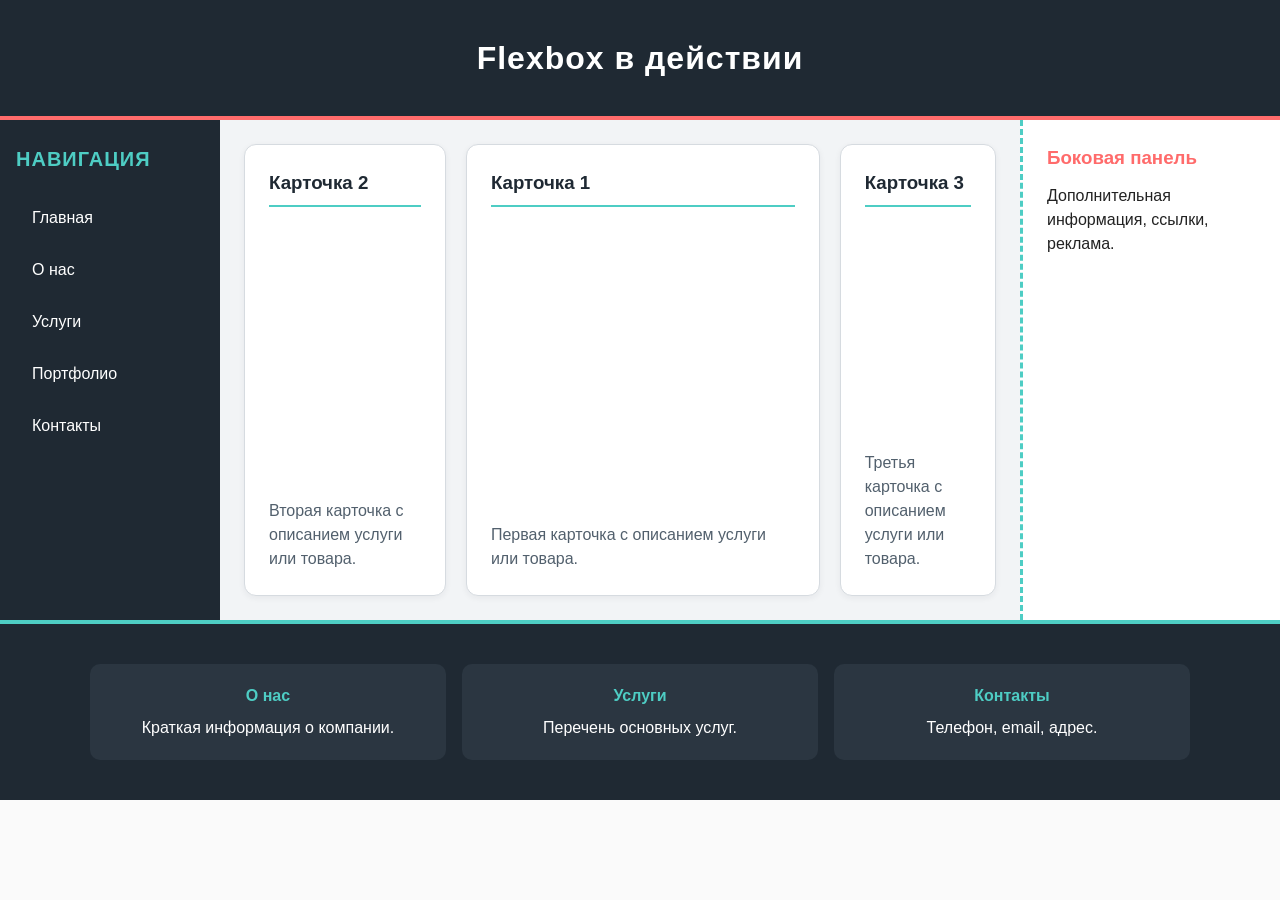
<file: index.html>
<!DOCTYPE html>
<html lang="ru">
<head>
  <meta charset="UTF-8">
  <meta name="viewport" content="width=device-width, initial-scale=1.0">
  <title>Flexbox Layout</title>
  <link rel="stylesheet" href="reset.css">
  <link rel="stylesheet" href="styles.css">
</head>
<body>

  <header class="header">
    <h1>Flexbox в действии</h1>
  </header>

  <main class="main">

    <nav class="navigation">
      <h2>Навигация</h2>
      <ul>
        <li><a href="#">Главная</a></li>
        <li><a href="#">О нас</a></li>
        <li><a href="#">Услуги</a></li>
        <li><a href="#">Портфолио</a></li>
        <li><a href="#">Контакты</a></li>
      </ul>
    </nav>

    <section class="content">
      <article class="card">
        <h3>Карточка 1</h3>
        <p>Первая карточка с описанием услуги или товара.</p>
      </article>
      <article class="card">
        <h3>Карточка 2</h3>
        <p>Вторая карточка с описанием услуги или товара.</p>
      </article>
      <article class="card">
        <h3>Карточка 3</h3>
        <p>Третья карточка с описанием услуги или товара.</p>
      </article>
    </section>

    <aside class="sidebar">
      <h3>Боковая панель</h3>
      <p>Дополнительная информация, ссылки, реклама.</p>
    </aside>

  </main>

  <footer class="footer">
    <div class="footer-content">
      <div class="footer-section">
        <h4>О нас</h4>
        <p>Краткая информация о компании.</p>
      </div>
      <div class="footer-section">
        <h4>Услуги</h4>
        <p>Перечень основных услуг.</p>
      </div>
      <div class="footer-section">
        <h4>Контакты</h4>
        <p>Телефон, email, адрес.</p>
      </div>
    </div>
  </footer>

</body>
</html>
</file>
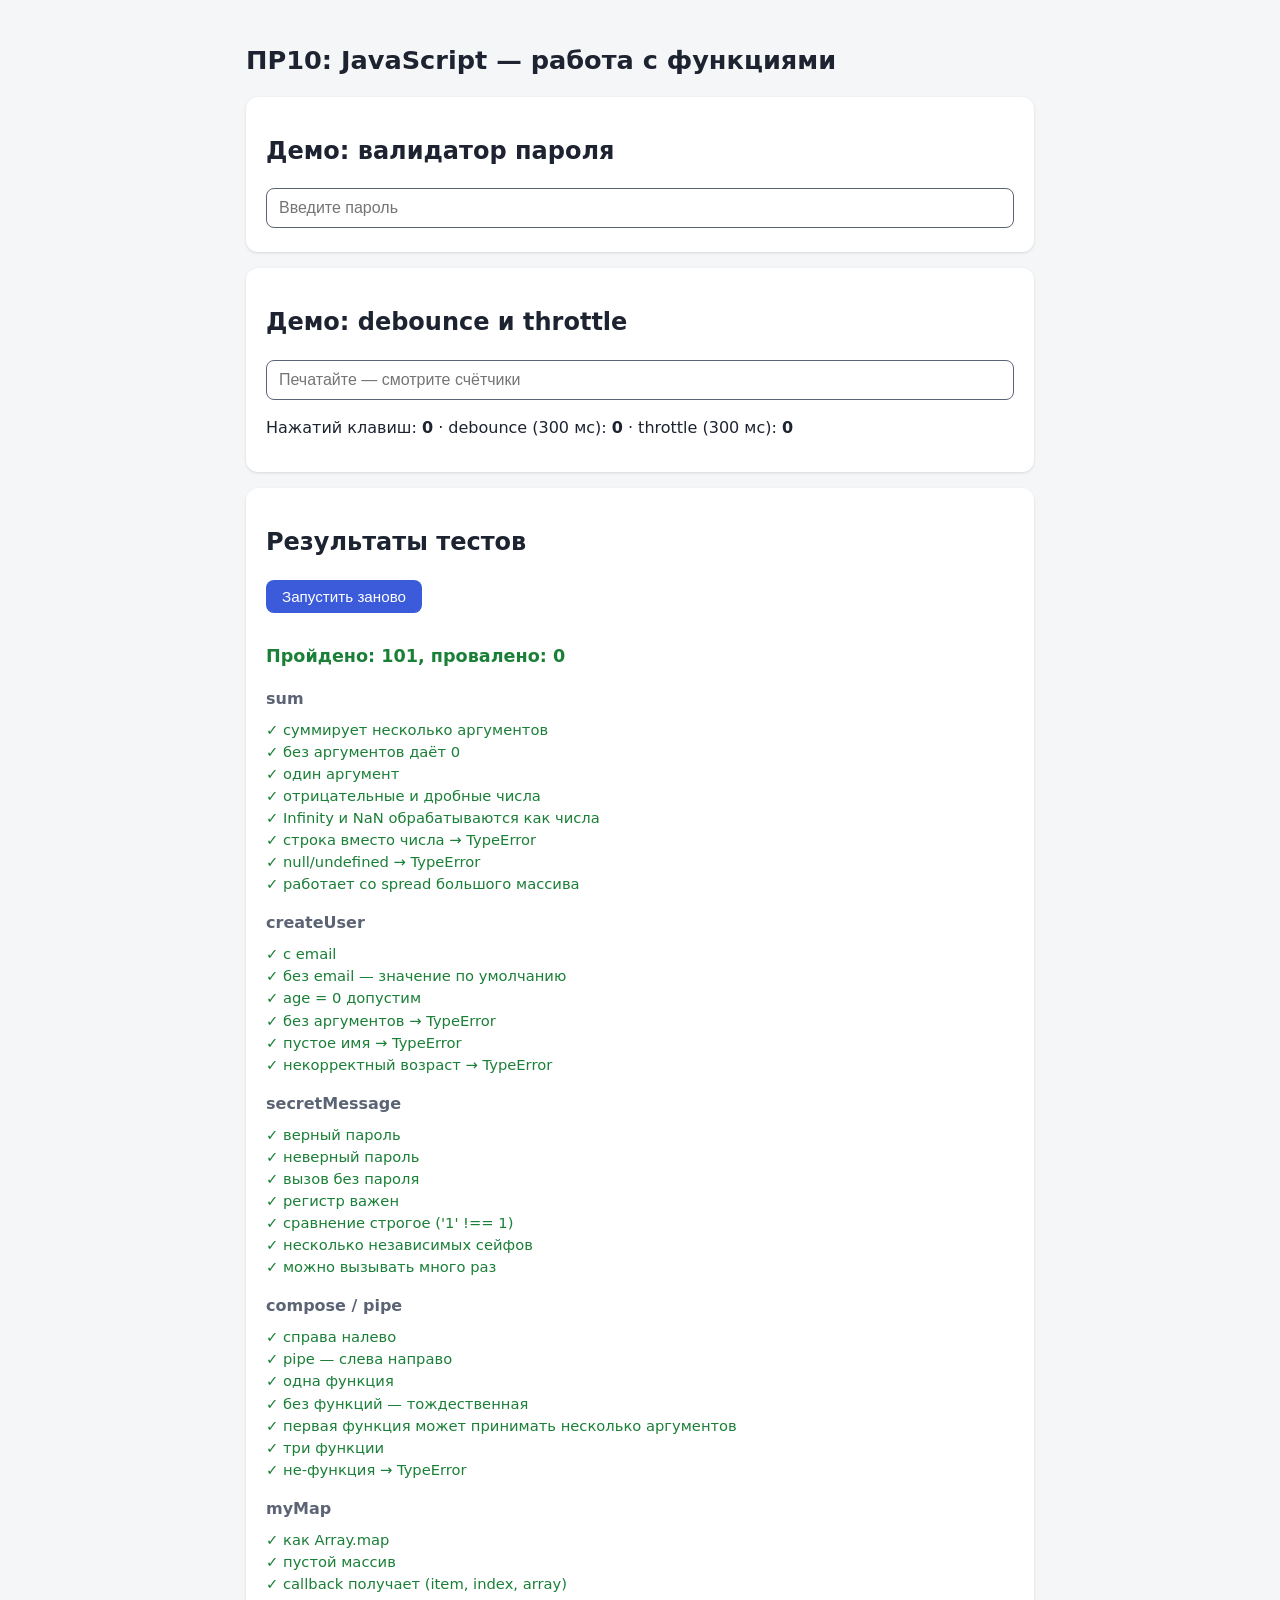
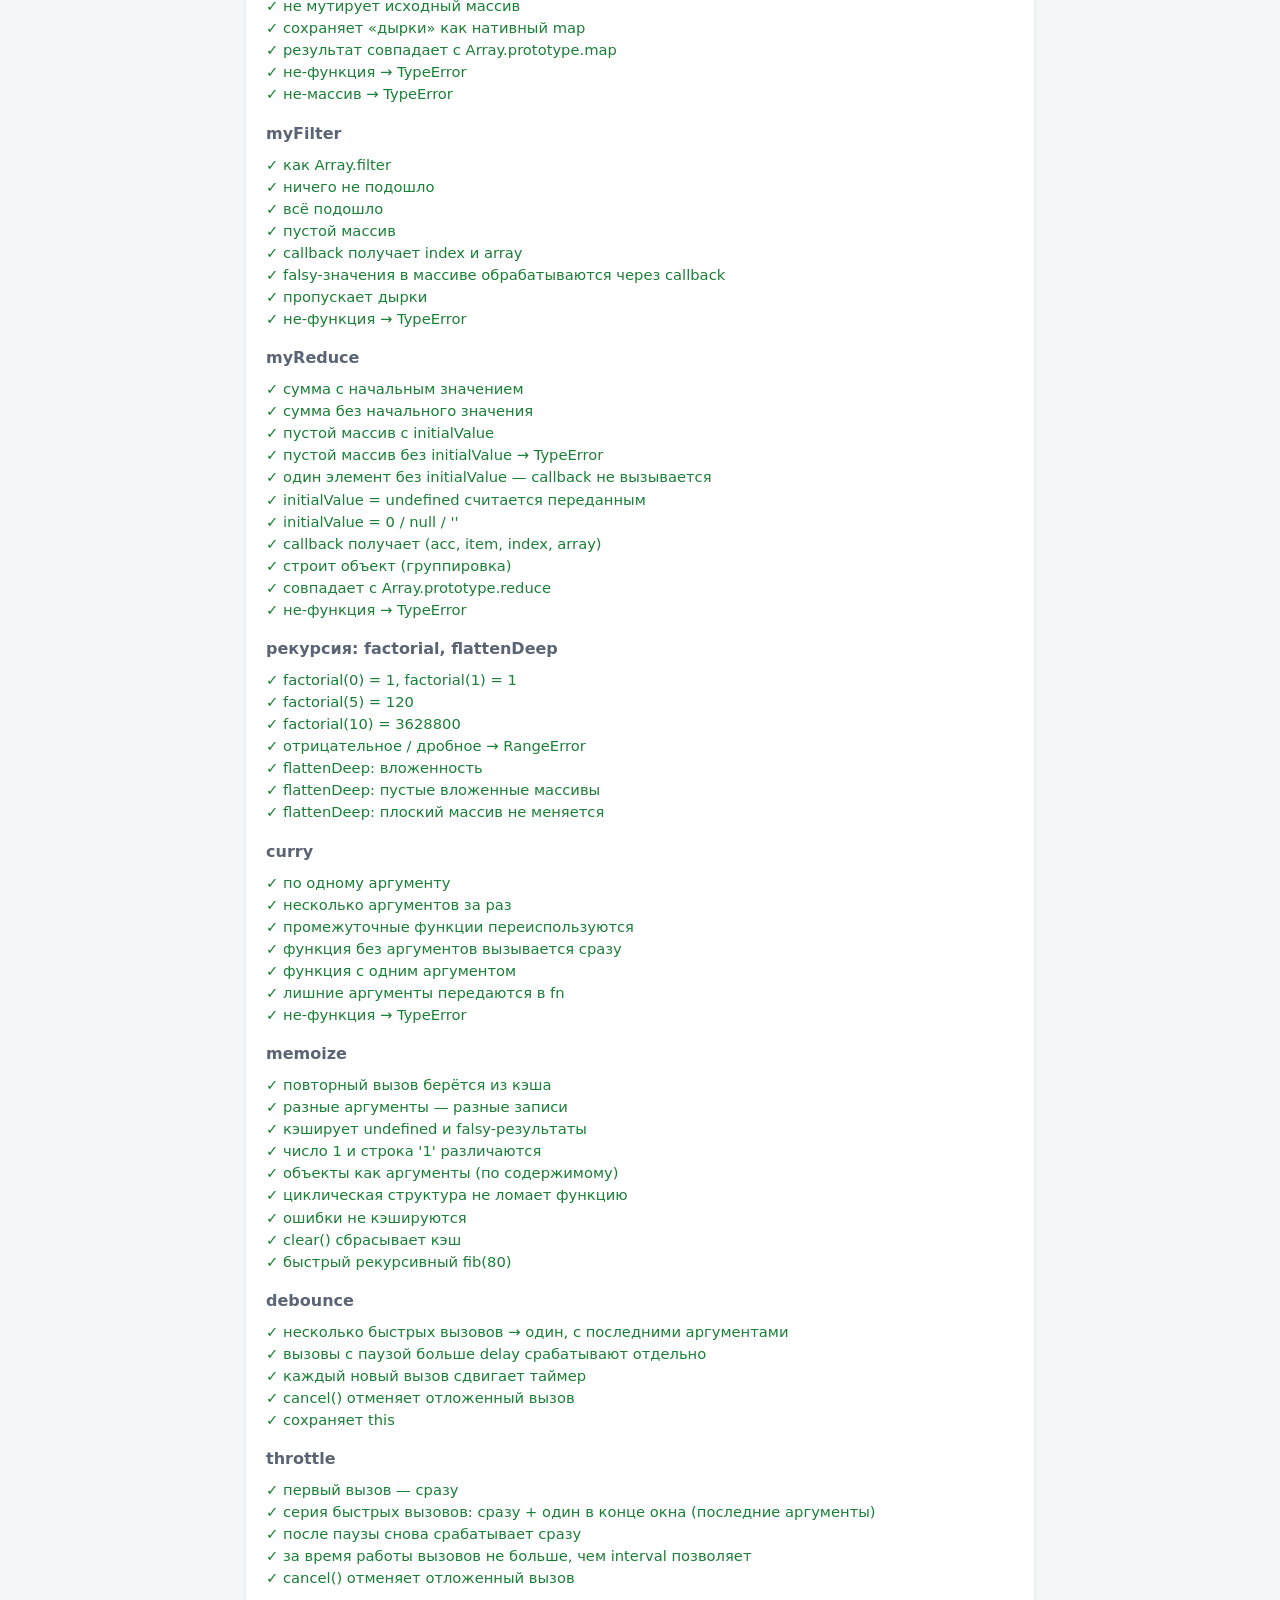
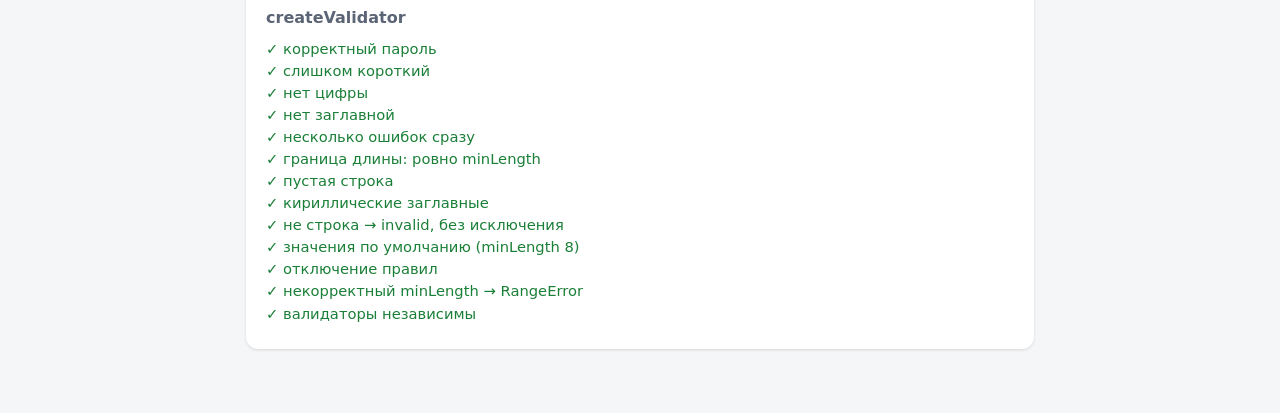
<file: ПР10/index.html>
<!DOCTYPE html>
<html lang="ru">
<head>
    <meta charset="UTF-8">
    <meta name="viewport" content="width=device-width, initial-scale=1">
    <title>ПР10 — JavaScript: работа с функциями</title>
    <link rel="stylesheet" href="style.css">
</head>
<body>
    <main>
        <h1>ПР10: JavaScript — работа с функциями</h1>

        <section class="card">
            <h2>Демо: валидатор пароля</h2>
            <input id="pwd" type="text" placeholder="Введите пароль" autocomplete="off">
            <ul id="pwd-errors"></ul>
        </section>

        <section class="card">
            <h2>Демо: debounce и throttle</h2>
            <input id="search" type="text" placeholder="Печатайте — смотрите счётчики">
            <p>Нажатий клавиш: <b id="c-raw">0</b> ·
               debounce (300 мс): <b id="c-deb">0</b> ·
               throttle (300 мс): <b id="c-thr">0</b></p>
        </section>

        <section class="card">
            <h2>Результаты тестов</h2>
            <button id="rerun">Запустить заново</button>
            <div id="results">Тесты выполняются…</div>
        </section>
    </main>

    <script src="functions.js"></script>
    <script src="tests.js"></script>
    <script>
        // Демо валидатора
        const validate = createValidator({ minLength: 8 });
        document.getElementById("pwd").addEventListener("input", (e) => {
            const { valid, errors } = validate(e.target.value);
            const ul = document.getElementById("pwd-errors");
            ul.innerHTML = valid
                ? '<li class="ok">✓ Пароль подходит</li>'
                : errors.map((m) => `<li class="fail">✗ ${m}</li>`).join("");
        });

        // Демо debounce / throttle
        const counters = { raw: 0, deb: 0, thr: 0 };
        const show = (k) => (document.getElementById("c-" + k).textContent = ++counters[k]);
        const onDeb = debounce(() => show("deb"), 300);
        const onThr = throttle(() => show("thr"), 300);
        document.getElementById("search").addEventListener("input", () => {
            show("raw"); onDeb(); onThr();
        });

        document.getElementById("rerun").addEventListener("click", () => window.runTests());
    </script>
</body>
</html>
</file>
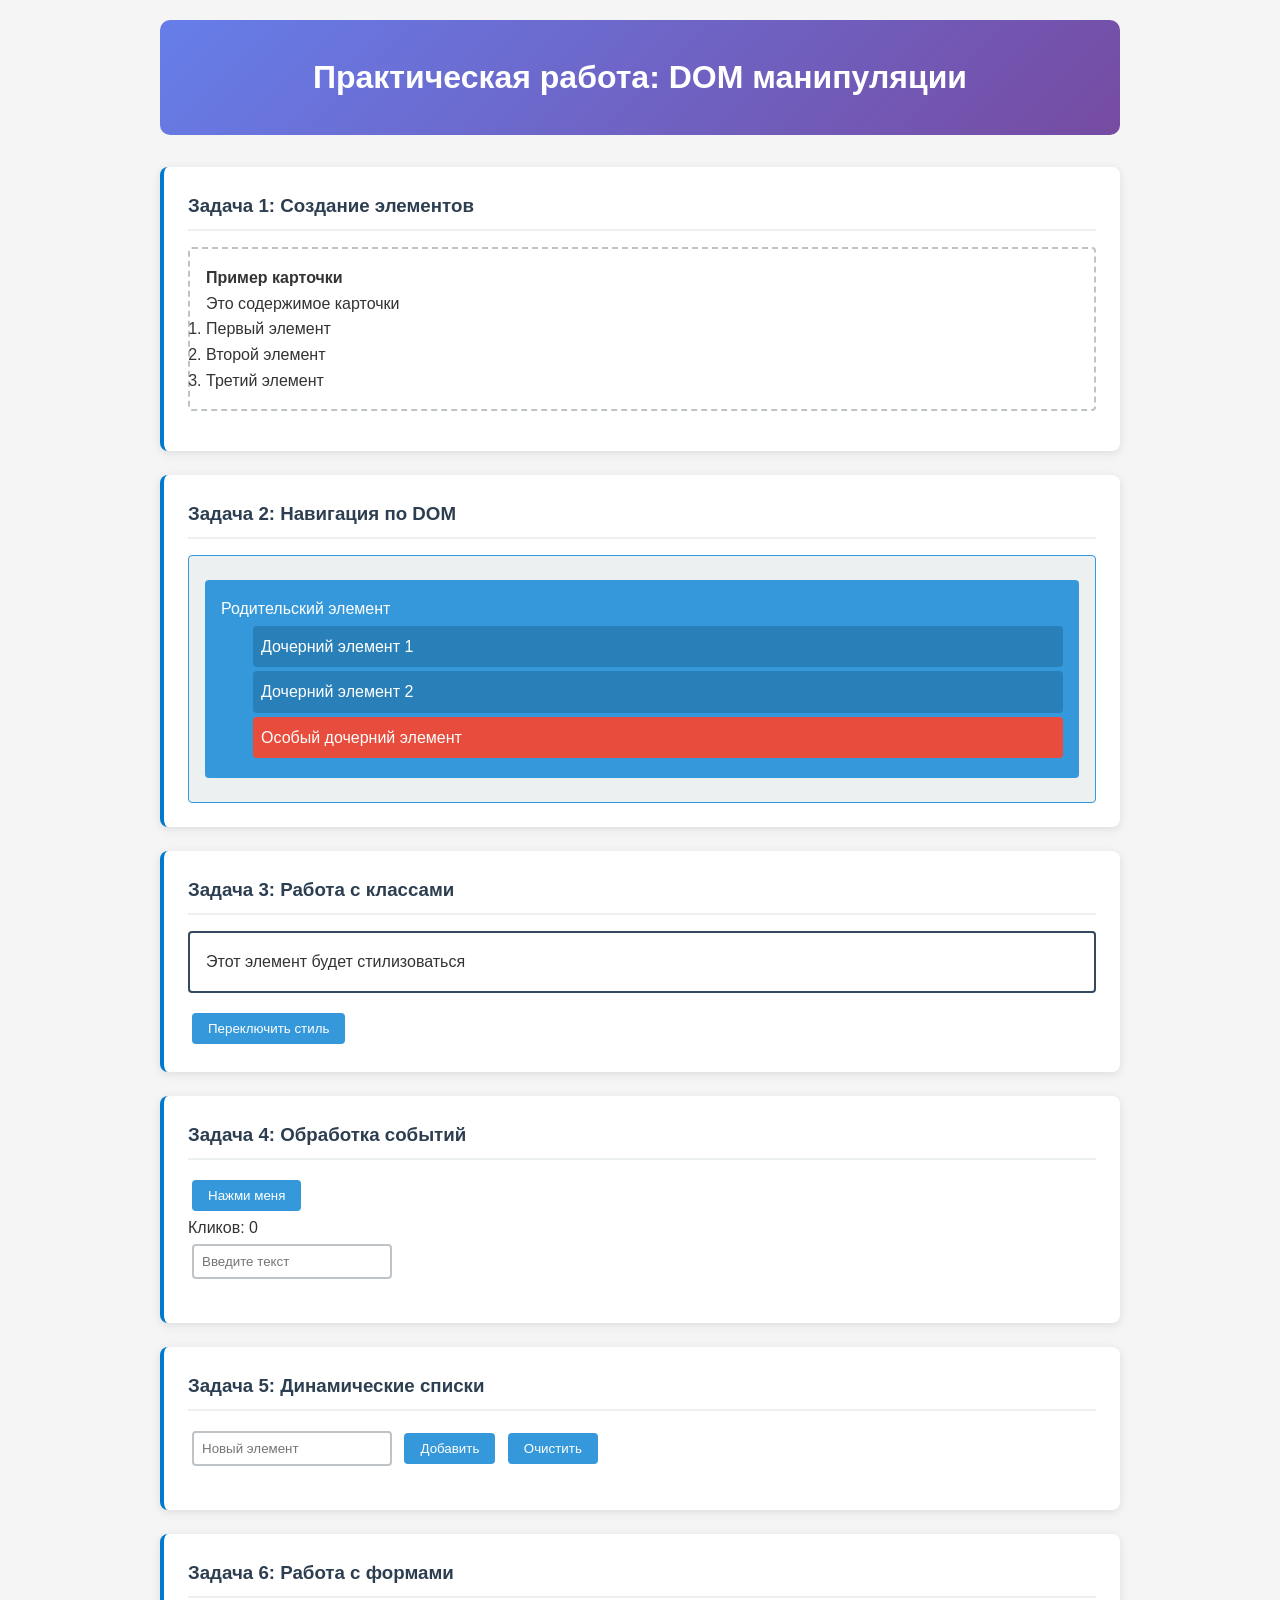
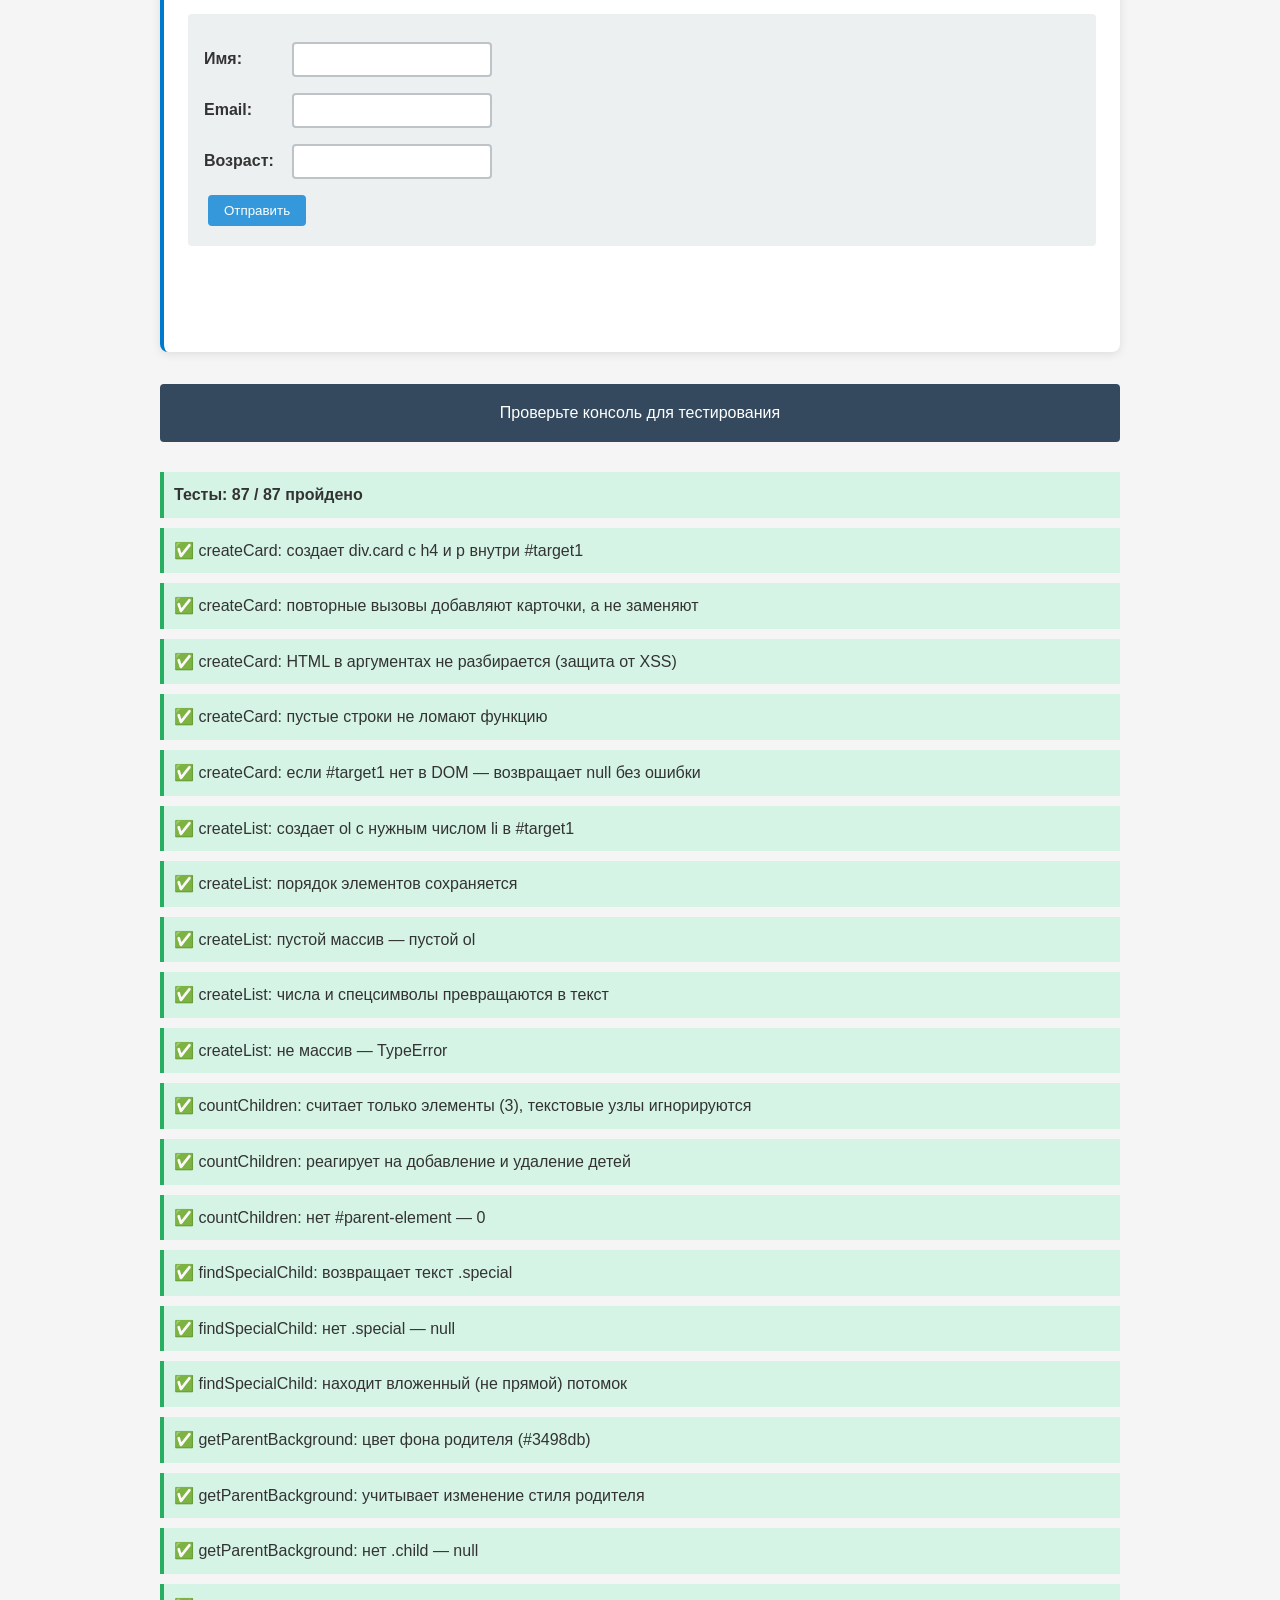
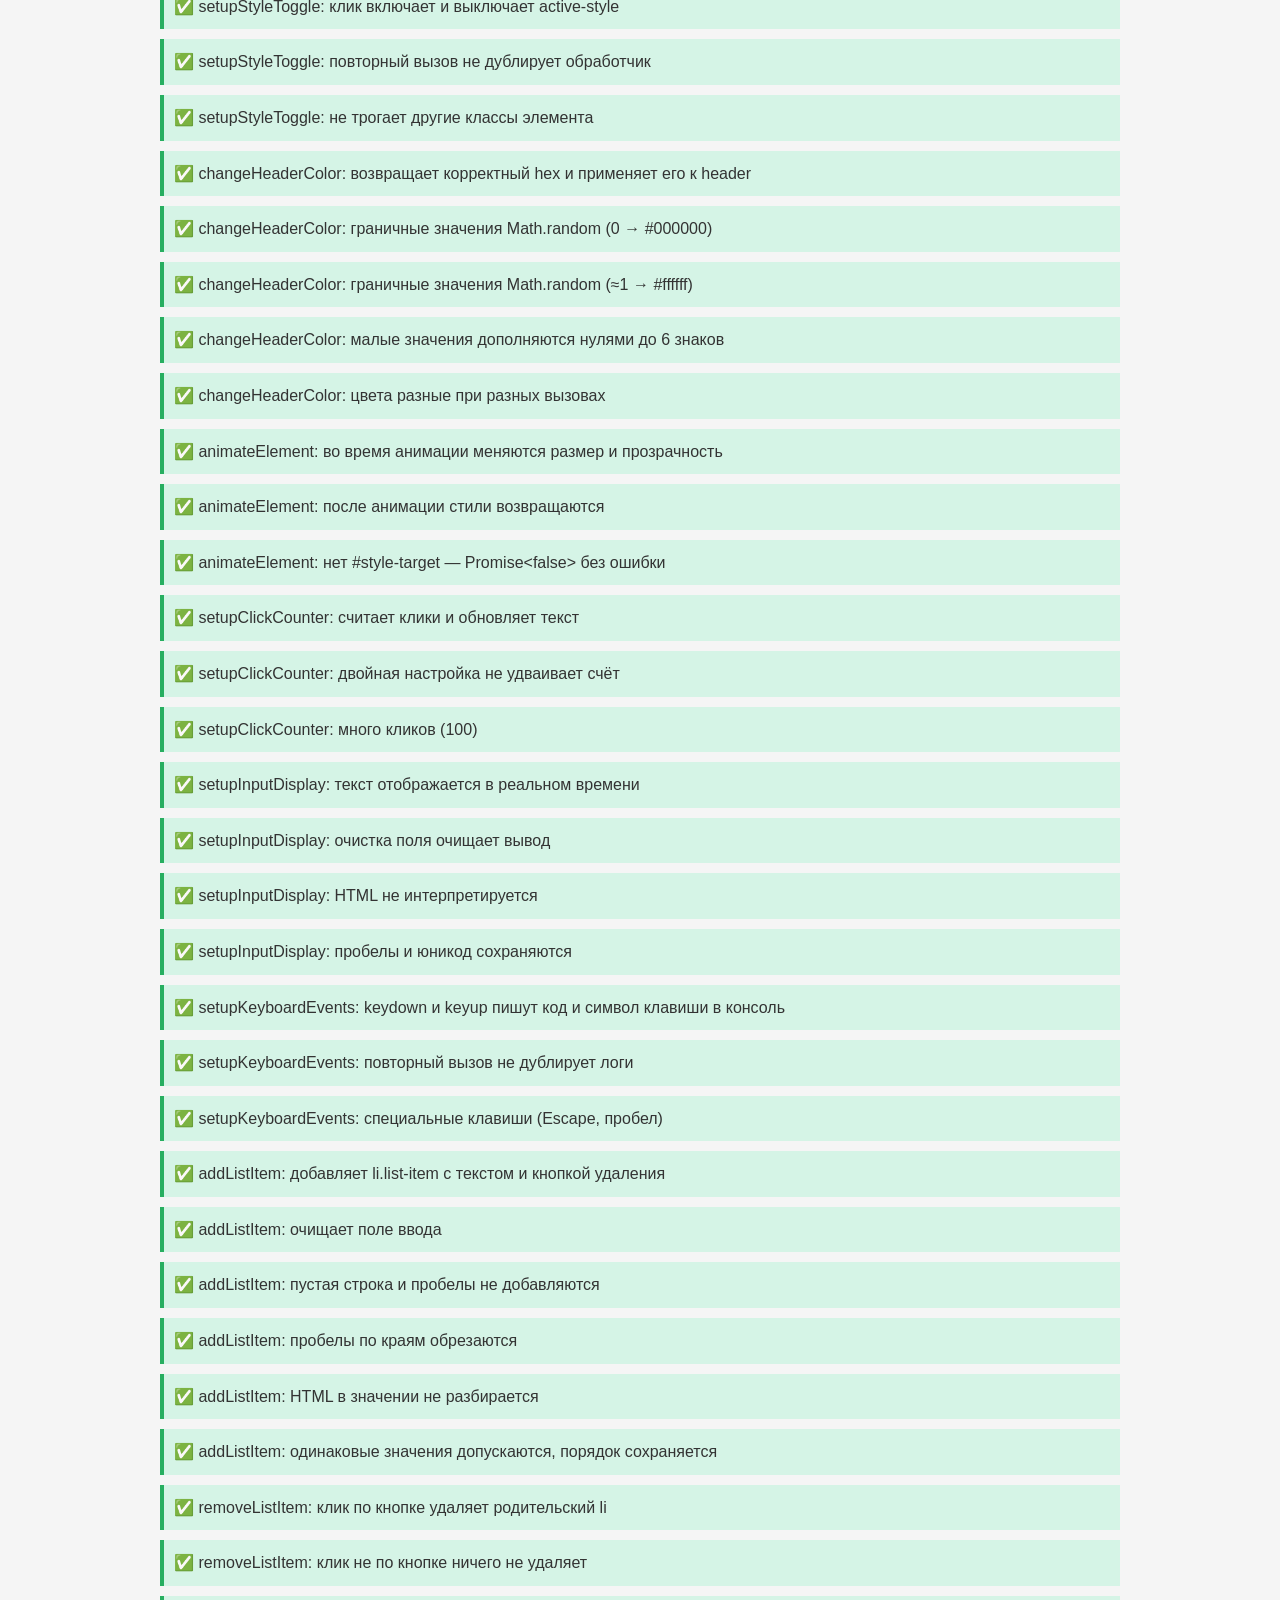
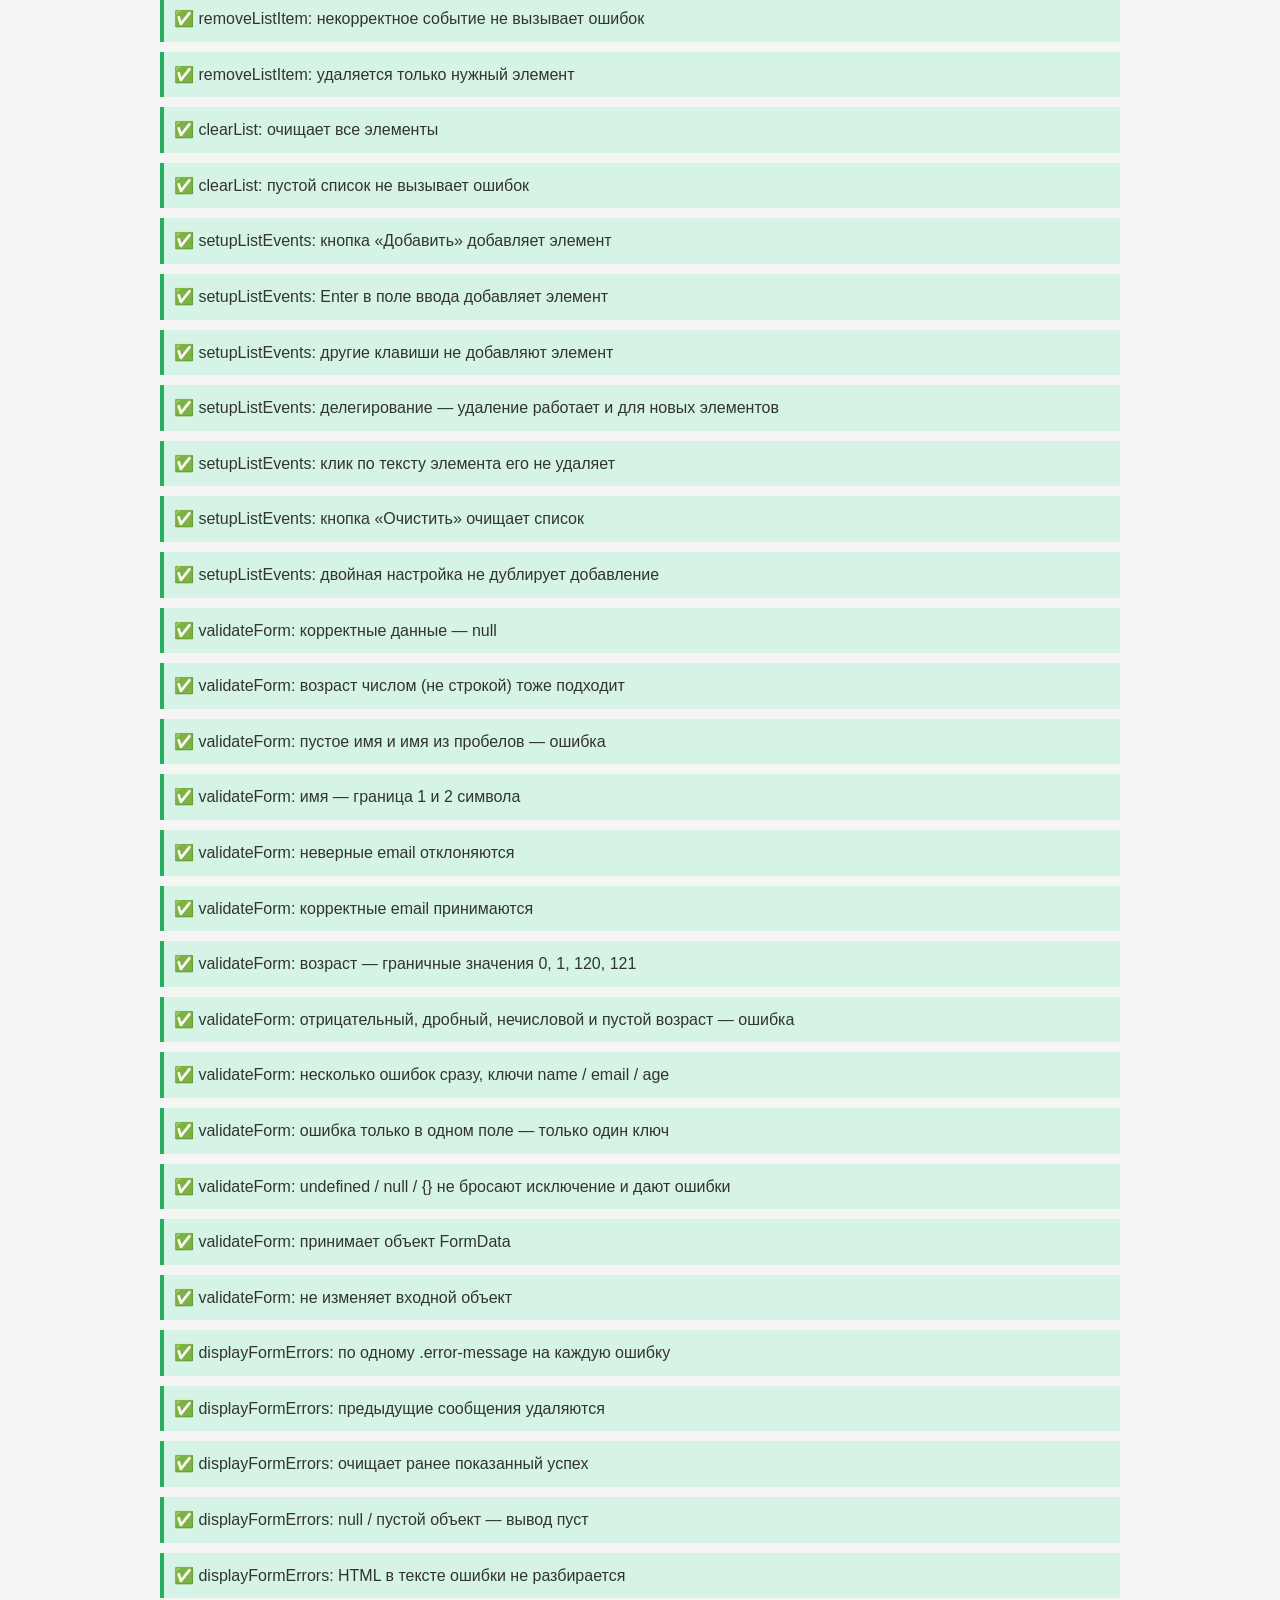
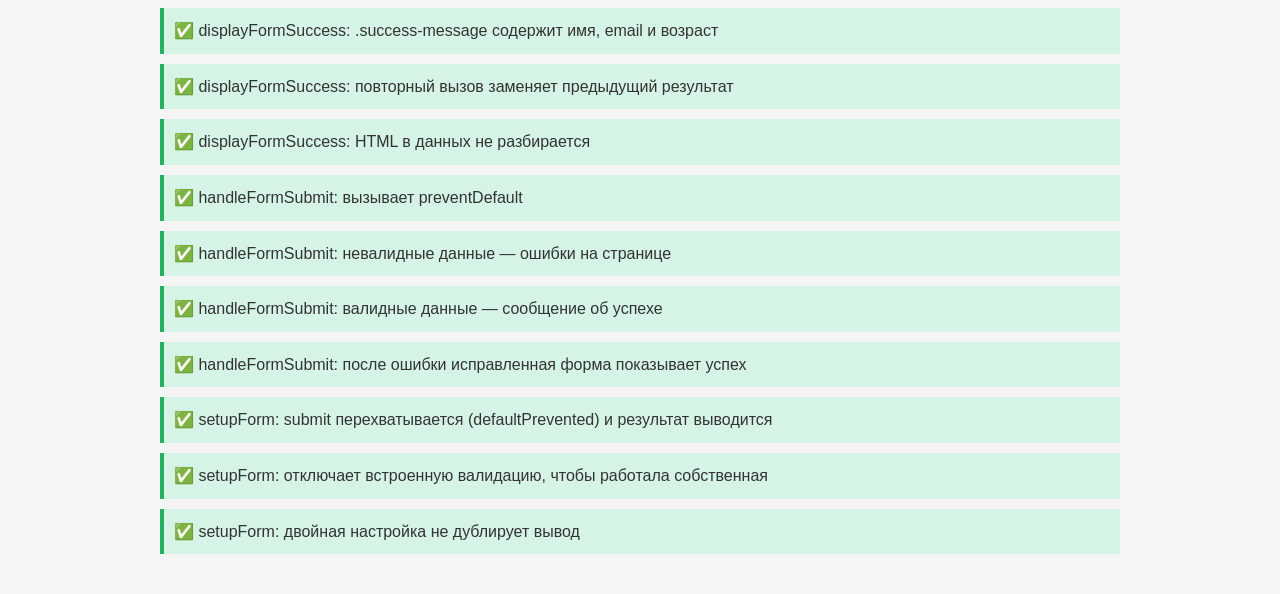
<file: ПР11/index.html>
<!DOCTYPE html>
<html lang="ru">
<head>
    <meta charset="UTF-8">
    <meta name="viewport" content="width=device-width, initial-scale=1.0">
    <title>DOM манипуляции</title>
    <link rel="stylesheet" href="styles.css">
</head>
<body>
    <div class="container">
        <header id="main-header">
            <h1>Практическая работа: DOM манипуляции</h1>
        </header>

        <!-- Область для задач -->
        <section id="tasks-section">
            <div class="task-area" id="task1">
                <h3>Задача 1: Создание элементов</h3>
                <div class="target" id="target1"></div>
            </div>

            <div class="task-area" id="task2">
                <h3>Задача 2: Навигация по DOM</h3>
                <div class="family-tree">
                    <div class="parent" id="parent-element">
                        Родительский элемент
                        <div class="child">Дочерний элемент 1</div>
                        <div class="child">Дочерний элемент 2</div>
                        <div class="child special">Особый дочерний элемент</div>
                    </div>
                </div>
            </div>

            <div class="task-area" id="task3">
                <h3>Задача 3: Работа с классами</h3>
                <div class="style-demo" id="style-target">
                    Этот элемент будет стилизоваться
                </div>
                <button id="toggle-style">Переключить стиль</button>
            </div>

            <div class="task-area" id="task4">
                <h3>Задача 4: Обработка событий</h3>
                <div class="event-area">
                    <button id="click-btn">Нажми меня</button>
                    <div id="click-counter">Кликов: 0</div>
                    <input type="text" id="text-input" placeholder="Введите текст">
                    <div id="input-display"></div>
                </div>
            </div>

            <div class="task-area" id="task5">
                <h3>Задача 5: Динамические списки</h3>
                <div class="list-controls">
                    <input type="text" id="item-input" placeholder="Новый элемент">
                    <button id="add-item">Добавить</button>
                    <button id="clear-list">Очистить</button>
                </div>
                <ul id="dynamic-list"></ul>
            </div>

            <div class="task-area" id="task6">
                <h3>Задача 6: Работа с формами</h3>
                <form id="user-form">
                    <div>
                        <label for="user-name">Имя:</label>
                        <input type="text" id="user-name" required>
                    </div>
                    <div>
                        <label for="user-email">Email:</label>
                        <input type="email" id="user-email" required>
                    </div>
                    <div>
                        <label for="user-age">Возраст:</label>
                        <input type="number" id="user-age" min="1" max="120">
                    </div>
                    <button type="submit">Отправить</button>
                </form>
                <div id="form-output"></div>
            </div>
        </section>

        <footer id="main-footer">
            <p>Проверьте консоль для тестирования</p>
        </footer>
    </div>

    <script src="dom-tasks.js"></script>
    <script src="dom-tests.js"></script>
</body>
</html>
</file>
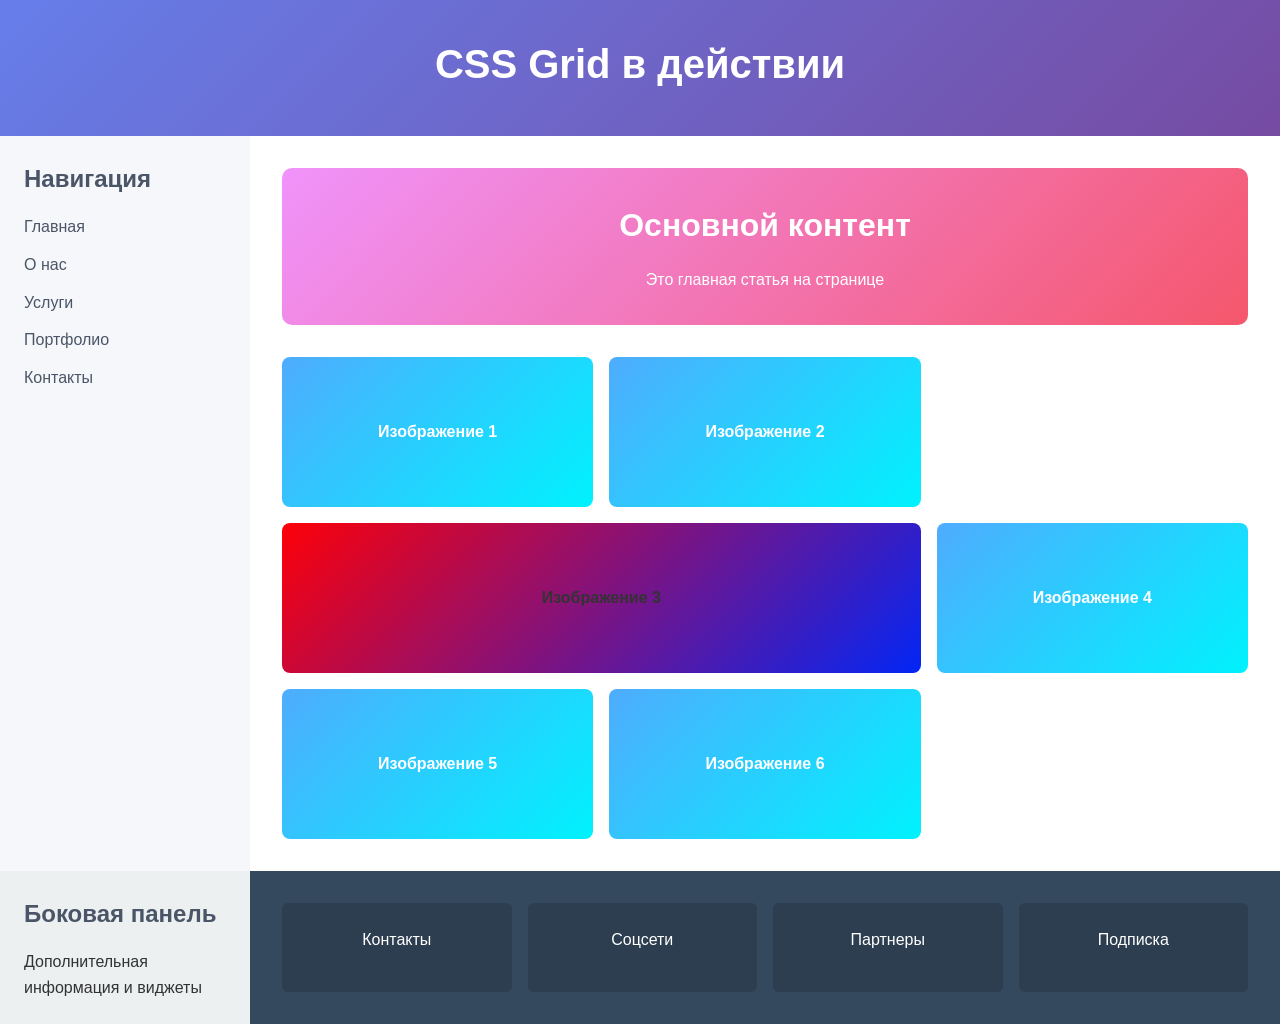
<file: пр5/index.html>
<!DOCTYPE html>
<html lang="ru">
<head>
    <meta charset="UTF-8">
    <meta name="viewport" content="width=device-width, initial-scale=1.0">
    <title>CSS Grid Layout</title>
    <link rel="stylesheet" href="reset.css">
    <link rel="stylesheet" href="styles.css">
</head>
<body>
    <div class="grid-container">
        <header class="header">
            <h1>CSS Grid в действии</h1>
        </header>

        <nav class="navigation">
            <h2>Навигация</h2>
            <ul>
                <li><a href="#">Главная</a></li>
                <li><a href="#">О нас</a></li>
                <li><a href="#">Услуги</a></li>
                <li><a href="#">Портфолио</a></li>
                <li><a href="#">Контакты</a></li>
            </ul>
        </nav>

        <main class="main-content">
            <article class="featured">
                <h2>Основной контент</h2>
                <p>Это главная статья на странице</p>
            </article>

            <section class="gallery">
                <div class="gallery-item">Изображение 1</div>
                <div class="gallery-item">Изображение 2</div>
                <div class="gallery-item">Изображение 3</div>
                <div class="gallery-item">Изображение 4</div>
                <div class="gallery-item">Изображение 5</div>
                <div class="gallery-item">Изображение 6</div>
            </section>
        </main>

        <aside class="sidebar">
            <h2>Боковая панель</h2>
            <p>Дополнительная информация и виджеты</p>
        </aside>

        <footer class="footer">
            <div class="footer-section">Контакты</div>
            <div class="footer-section">Соцсети</div>
            <div class="footer-section">Партнеры</div>
            <div class="footer-section">Подписка</div>
        </footer>
    </div>
</body>
</html>
</file>
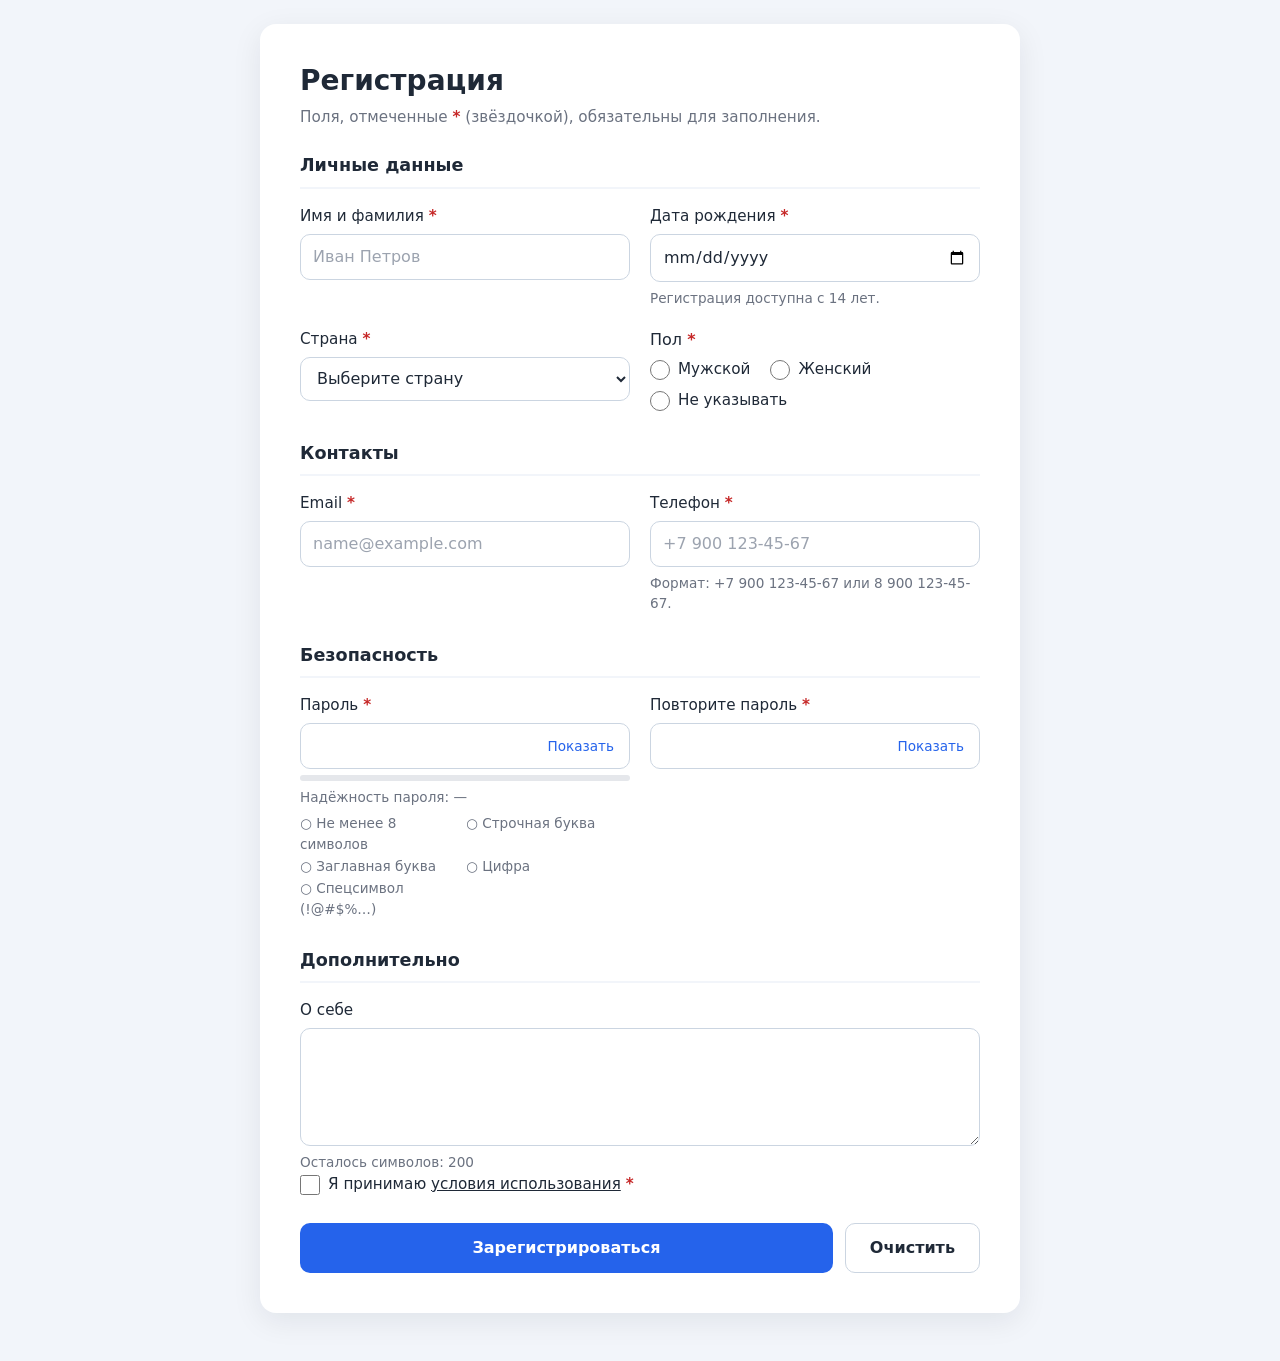
<file: ПР7/index.html>
<!DOCTYPE html>
<html lang="ru">
<head>
  <meta charset="UTF-8">
  <meta name="viewport" content="width=device-width, initial-scale=1.0">
  <title>Регистрация — вёрстка и валидация форм</title>
  <link rel="stylesheet" href="reset.css">
  <link rel="stylesheet" href="styles.css">
</head>
<body>
  <a class="skip-link" href="#registration-form">Перейти к форме</a>

  <main class="page">
    <section class="card" aria-labelledby="form-title">
      <header class="card__header">
        <h1 id="form-title">Регистрация</h1>
        <p class="card__lead">Поля, отмеченные <span class="required-mark" aria-hidden="true">*</span> (звёздочкой), обязательны для заполнения.</p>
      </header>

      <!-- novalidate: отключаем встроенные всплывающие подсказки браузера, валидацию делает script.js -->
      <form id="registration-form" novalidate>
        <!-- Сводка ошибок для скринридеров -->
        <div id="form-summary" class="form-summary" role="alert" tabindex="-1" hidden></div>

        <fieldset class="fieldset">
          <legend>Личные данные</legend>

          <div class="grid">
            <div class="field">
              <label for="fullName">Имя и фамилия <span class="required-mark" aria-hidden="true">*</span></label>
              <input type="text" id="fullName" name="fullName" autocomplete="name"
                     required minlength="2" maxlength="60" placeholder="Иван Петров"
                     aria-describedby="fullName-error" aria-invalid="false">
              <p class="error" id="fullName-error" aria-live="polite"></p>
            </div>

            <div class="field">
              <label for="birthDate">Дата рождения <span class="required-mark" aria-hidden="true">*</span></label>
              <input type="date" id="birthDate" name="birthDate" autocomplete="bday"
                     required aria-describedby="birthDate-hint birthDate-error" aria-invalid="false">
              <p class="hint" id="birthDate-hint">Регистрация доступна с 14 лет.</p>
              <p class="error" id="birthDate-error" aria-live="polite"></p>
            </div>

            <div class="field">
              <label for="country">Страна <span class="required-mark" aria-hidden="true">*</span></label>
              <select id="country" name="country" autocomplete="country-name" required
                      aria-describedby="country-error" aria-invalid="false">
                <option value="">Выберите страну</option>
                <option value="ru">Россия</option>
                <option value="by">Беларусь</option>
                <option value="kz">Казахстан</option>
                <option value="other">Другая</option>
              </select>
              <p class="error" id="country-error" aria-live="polite"></p>
            </div>

            <fieldset class="field field--group" aria-describedby="gender-error">
              <legend>Пол <span class="required-mark" aria-hidden="true">*</span></legend>
              <div class="choices">
                <label class="choice"><input type="radio" name="gender" value="m" required> Мужской</label>
                <label class="choice"><input type="radio" name="gender" value="f"> Женский</label>
                <label class="choice"><input type="radio" name="gender" value="n"> Не указывать</label>
              </div>
              <p class="error" id="gender-error" aria-live="polite"></p>
            </fieldset>
          </div>
        </fieldset>

        <fieldset class="fieldset">
          <legend>Контакты</legend>

          <div class="grid">
            <div class="field">
              <label for="email">Email <span class="required-mark" aria-hidden="true">*</span></label>
              <input type="email" id="email" name="email" autocomplete="email" inputmode="email"
                     required placeholder="name@example.com"
                     aria-describedby="email-error" aria-invalid="false">
              <p class="error" id="email-error" aria-live="polite"></p>
            </div>

            <div class="field">
              <label for="phone">Телефон <span class="required-mark" aria-hidden="true">*</span></label>
              <input type="tel" id="phone" name="phone" autocomplete="tel" inputmode="tel"
                     required placeholder="+7 900 123-45-67"
                     pattern="^(\+7|8)[\s\-()]*\d{3}[\s\-()]*\d{3}[\s\-]*\d{2}[\s\-]*\d{2}$"
                     aria-describedby="phone-hint phone-error" aria-invalid="false">
              <p class="hint" id="phone-hint">Формат: +7 900 123-45-67 или 8 900 123-45-67.</p>
              <p class="error" id="phone-error" aria-live="polite"></p>
            </div>
          </div>
        </fieldset>

        <fieldset class="fieldset">
          <legend>Безопасность</legend>

          <div class="grid">
            <div class="field">
              <label for="password">Пароль <span class="required-mark" aria-hidden="true">*</span></label>
              <div class="password-wrap">
                <input type="password" id="password" name="password" autocomplete="new-password"
                       required minlength="8" aria-describedby="password-rules password-error" aria-invalid="false">
                <button type="button" class="toggle" data-toggle="password" aria-pressed="false">Показать</button>
              </div>
              <div class="strength" aria-hidden="true"><span class="strength__bar" id="strength-bar"></span></div>
              <p class="hint" id="strength-text" aria-live="polite">Надёжность пароля: —</p>
              <ul class="rules" id="password-rules">
                <li data-rule="length">Не менее 8 символов</li>
                <li data-rule="lower">Строчная буква</li>
                <li data-rule="upper">Заглавная буква</li>
                <li data-rule="digit">Цифра</li>
                <li data-rule="special">Спецсимвол (!@#$%…)</li>
              </ul>
              <p class="error" id="password-error" aria-live="polite"></p>
            </div>

            <div class="field">
              <label for="passwordConfirm">Повторите пароль <span class="required-mark" aria-hidden="true">*</span></label>
              <div class="password-wrap">
                <input type="password" id="passwordConfirm" name="passwordConfirm" autocomplete="new-password"
                       required aria-describedby="passwordConfirm-error" aria-invalid="false">
                <button type="button" class="toggle" data-toggle="passwordConfirm" aria-pressed="false">Показать</button>
              </div>
              <p class="error" id="passwordConfirm-error" aria-live="polite"></p>
            </div>
          </div>
        </fieldset>

        <fieldset class="fieldset">
          <legend>Дополнительно</legend>

          <div class="field">
            <label for="about">О себе</label>
            <textarea id="about" name="about" rows="4" maxlength="200"
                      aria-describedby="about-counter about-error" aria-invalid="false"></textarea>
            <p class="hint" id="about-counter">Осталось символов: 200</p>
            <p class="error" id="about-error" aria-live="polite"></p>
          </div>

          <div class="field">
            <label class="choice">
              <input type="checkbox" id="terms" name="terms" required aria-describedby="terms-error" aria-invalid="false">
              <span>Я принимаю <a href="#">условия использования</a> <span class="required-mark" aria-hidden="true">*</span></span>
            </label>
            <p class="error" id="terms-error" aria-live="polite"></p>
          </div>
        </fieldset>

        <div class="actions">
          <button type="submit" class="btn btn--primary">Зарегистрироваться</button>
          <button type="reset" class="btn btn--secondary">Очистить</button>
        </div>

        <p id="form-success" class="form-success" role="status" hidden>
          Регистрация прошла успешно! Данные корректны.
        </p>
      </form>
    </section>
  </main>

  <script src="script.js"></script>
</body>
</html>
</file>
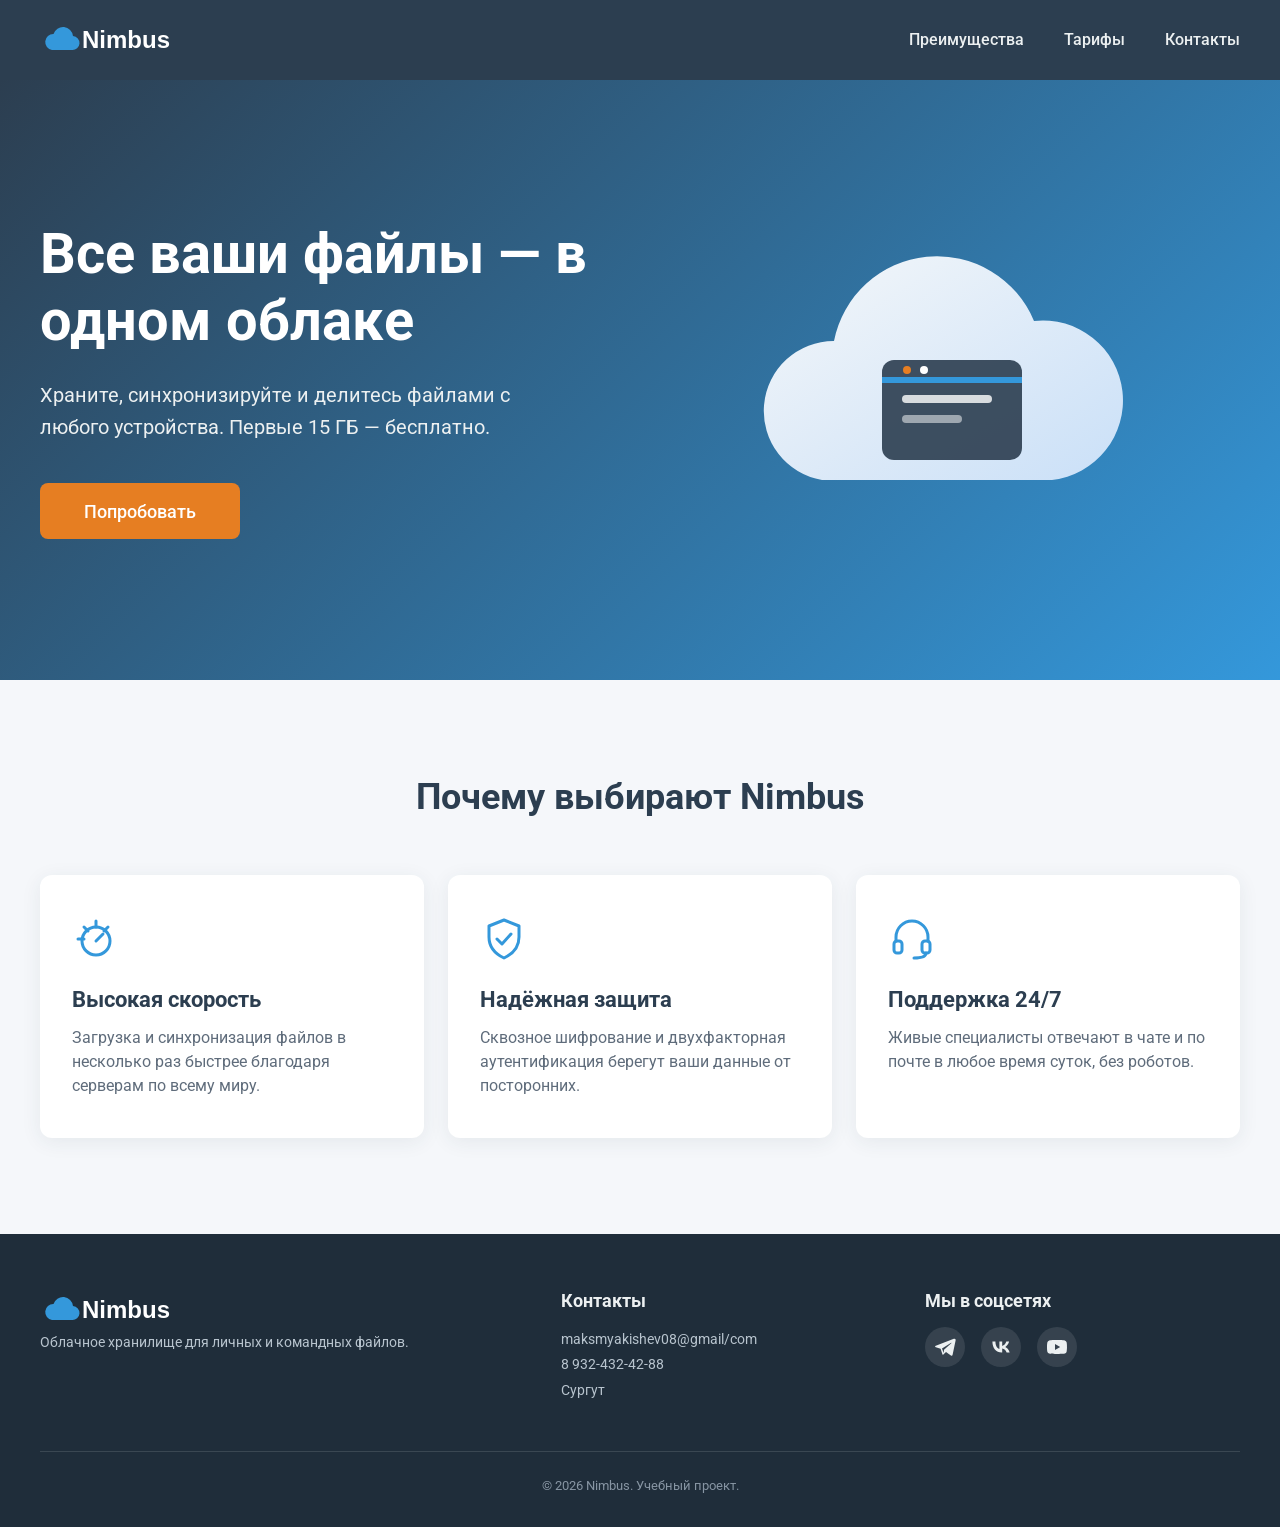
<file: ПР8/index.html>
<!DOCTYPE html>
<html lang="ru">
<head>
  <meta charset="UTF-8">
  <meta name="viewport" content="width=device-width, initial-scale=1.0">
  <meta name="description" content="Nimbus — облачное хранилище файлов: быстро, безопасно, с поддержкой 24/7.">
  <title>Nimbus — облачное хранилище</title>

  <link rel="preconnect" href="https://fonts.googleapis.com">
  <link rel="preconnect" href="https://fonts.gstatic.com" crossorigin>
  <link href="https://fonts.googleapis.com/css2?family=Roboto:wght@400;500;700&display=swap&subset=cyrillic" rel="stylesheet">

  <link rel="stylesheet" href="styles/reset.css">
  <link rel="stylesheet" href="styles/variables.css">
  <link rel="stylesheet" href="styles/main.css">
  <link rel="stylesheet" href="styles/responsive.css">
</head>
<body>
  <header class="header">
    <div class="container header__inner">
      <a class="header__logo" href="#top" aria-label="Nimbus — на главную">
        <img src="images/logo.svg" alt="Nimbus" width="140" height="40">
      </a>
      <nav class="nav" aria-label="Основная навигация">
        <ul class="nav__list">
          <li><a class="nav__link" href="#features">Преимущества</a></li>
          <li><a class="nav__link" href="#pricing">Тарифы</a></li>
          <li><a class="nav__link" href="#contacts">Контакты</a></li>
        </ul>
      </nav>
    </div>
  </header>

  <main id="top">
    <section class="hero" aria-labelledby="hero-title">
      <div class="container hero__inner">
        <div class="hero__content">
          <h1 class="hero__title" id="hero-title">Все ваши файлы — в одном облаке</h1>
          <p class="hero__subtitle">Храните, синхронизируйте и делитесь файлами с любого устройства. Первые 15 ГБ — бесплатно.</p>
          <a class="btn" href="#pricing">Попробовать</a>
        </div>
        <div class="hero__image">
          <img src="images/hero.svg" alt="Облако с файлами" width="520" height="400">
        </div>
      </div>
    </section>

    <section class="features" id="features" aria-labelledby="features-title">
      <div class="container">
        <h2 class="features__title" id="features-title">Почему выбирают Nimbus</h2>
        <div class="features__grid">
          <article class="card">
            <img class="card__icon" src="images/icon-speed.svg" alt="" width="48" height="48">
            <h3 class="card__title">Высокая скорость</h3>
            <p class="card__text">Загрузка и синхронизация файлов в несколько раз быстрее благодаря серверам по всему миру.</p>
          </article>
          <article class="card">
            <img class="card__icon" src="images/icon-shield.svg" alt="" width="48" height="48">
            <h3 class="card__title">Надёжная защита</h3>
            <p class="card__text">Сквозное шифрование и двухфакторная аутентификация берегут ваши данные от посторонних.</p>
          </article>
          <article class="card">
            <img class="card__icon" src="images/icon-support.svg" alt="" width="48" height="48">
            <h3 class="card__title">Поддержка 24/7</h3>
            <p class="card__text">Живые специалисты отвечают в чате и по почте в любое время суток, без роботов.</p>
          </article>
        </div>
      </div>
    </section>
  </main>

  <footer class="footer" id="contacts">
    <div class="container">
      <div class="footer__inner">
        <div class="footer__brand">
          <img src="images/logo.svg" alt="Nimbus" width="140" height="40">
          <p class="footer__text">Облачное хранилище для личных и командных файлов.</p>
        </div>
        <address class="footer__contacts">
          <h2 class="footer__title">Контакты</h2>
          <a class="footer__link" href="mailto:maksmyakishev08@gmail.com">maksmyakishev08@gmail/com</a>
          <a class="footer__link" href="tel:+79324324288">8 932-432-42-88</a>
          <span class="footer__text">Сургут </span>
        </address>
        <div class="footer__socials">
          <h2 class="footer__title">Мы в соцсетях</h2>
          <div class="footer__social">
            <a href="#" aria-label="Telegram"><img src="images/icon-telegram.svg" alt="" width="24" height="24"></a>
            <a href="#" aria-label="ВКонтакте"><img src="images/icon-vk.svg" alt="" width="24" height="24"></a>
            <a href="#" aria-label="YouTube"><img src="images/icon-youtube.svg" alt="" width="24" height="24"></a>
          </div>
        </div>
      </div>
      <p class="footer__copy">© 2026 Nimbus. Учебный проект.</p>
    </div>
  </footer>
</body>
</html>
</file>
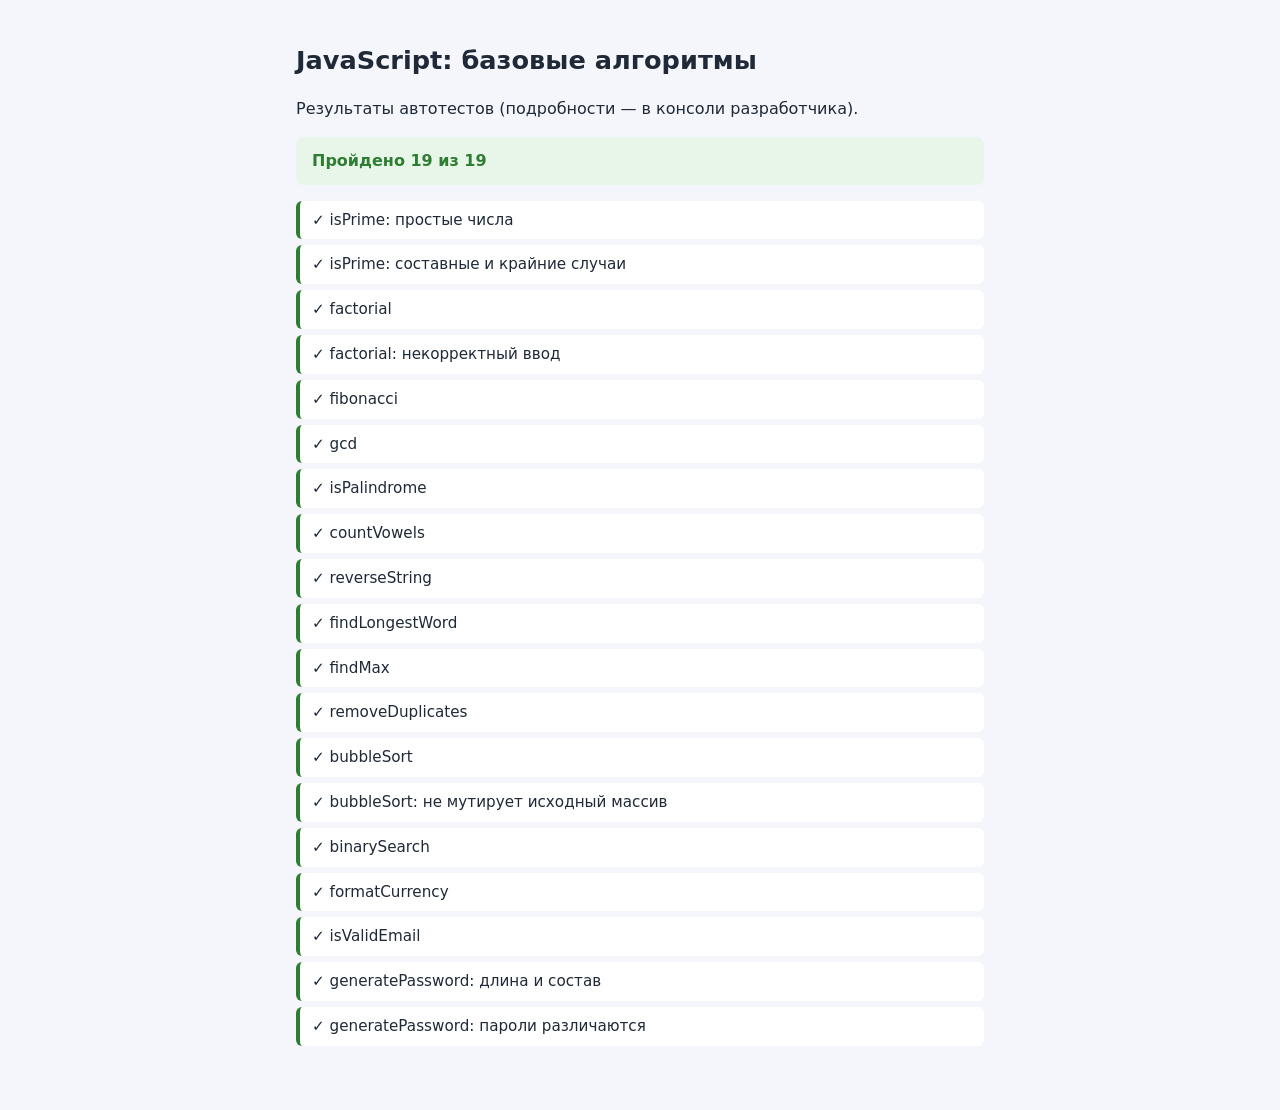
<file: ПР9/index.html>
<!DOCTYPE html>
<html lang="ru">
<head>
  <meta charset="UTF-8">
  <meta name="viewport" content="width=device-width, initial-scale=1.0">
  <title>JavaScript: базовые алгоритмы</title>
  <link rel="stylesheet" href="style.css">
</head>
<body>
  <main>
    <h1>JavaScript: базовые алгоритмы</h1>
    <p>Результаты автотестов (подробности — в консоли разработчика).</p>
    <p id="summary" role="status">Выполняются тесты…</p>
    <ul id="results"></ul>
  </main>

  <script src="algorithms.js"></script>
  <script src="tests.js"></script>
</body>
</html>
</file>
<file: styles.css>
/* ========== HEADER ========== */
.header {
  background-color: #1f2933;
  color: #ffffff;
  padding: 1.25rem 2rem;
  display: flex;
  justify-content: center;
  align-items: center;
  min-height: 120px;
  border-bottom: 4px solid #ff6b6b;
}

.header h1 {
  font-size: 2rem;
  letter-spacing: 1px;
}

/* ========== ГЛАВНЫЙ КОНТЕЙНЕР ========== */
.main {
  display: flex;
  min-height: 500px;
  gap: 0;
}

/* ========== НАВИГАЦИЯ ========== */
.navigation {
  flex: 0 0 220px;
  background-color: #1f2933;
  color: #ffffff;
  padding: 1.5rem 1rem;
}

.navigation h2 {
  margin-bottom: 1.25rem;
  color: #4ecdc4;
  font-size: 1.25rem;
  text-transform: uppercase;
  letter-spacing: 1px;
}

.navigation ul {
  display: flex;
  flex-direction: column;
  gap: 0.25rem;
}

.navigation li {
  flex: 1;
  text-align: left;
}

.navigation a {
  display: block;
  color: #ffffff;
  text-decoration: none;
  padding: 0.75rem 1rem;
  border-radius: 6px;
  transition: background-color 0.25s ease, padding-left 0.25s ease;
}

.navigation a:hover {
  background-color: #ff6b6b;
  padding-left: 1.5rem;
}

/* ========== КОНТЕНТ С КАРТОЧКАМИ ========== */
.content {
  flex: 1;
  display: flex;
  flex-wrap: wrap;
  align-items: stretch;
  gap: 1.25rem;
  padding: 1.5rem;
  background-color: #f2f4f6;
}

.card {
  flex: 1;
  display: flex;
  flex-direction: column;
  justify-content: space-between;
  background-color: #ffffff;
  padding: 1.5rem;
  border-radius: 12px;
  border: 1px solid #d6dbe0;
  box-shadow: 0 2px 6px rgba(31, 41, 51, 0.06);
  transition: transform 0.25s ease, box-shadow 0.25s ease;
}

.card:hover {
  transform: translateY(-4px);
  box-shadow: 0 8px 18px rgba(31, 41, 51, 0.12);
}

.card h3 {
  margin-bottom: 0.75rem;
  color: #1f2933;
  border-bottom: 2px solid #4ecdc4;
  padding-bottom: 0.5rem;
}

.card p {
  color: #52606d;
}

/* Изменение порядка карточек */
.card:nth-child(1) { order: 2; }
.card:nth-child(2) { order: 1; }
.card:nth-child(3) { order: 3; }

/* Разные размеры карточек */
.card:first-child { flex: 2; }
.card:last-child  { flex: 0.7; }

/* ========== БОКОВАЯ ПАНЕЛЬ ========== */
.sidebar {
  flex: 0 0 260px;
  background-color: #ffffff;
  padding: 1.5rem;
  border-left: 3px dashed #4ecdc4;
}

.sidebar h3 {
  margin-bottom: 0.75rem;
  color: #ff6b6b;
}

/* ========== ФУТЕР ========== */
.footer {
  background-color: #1f2933;
  color: #ffffff;
  padding: 2.5rem 1rem;
  border-top: 4px solid #4ecdc4;
}

.footer-content {
  display: flex;
  justify-content: space-between;
  gap: 1rem;
  max-width: 1100px;
  margin: 0 auto;
}

.footer-section {
  flex: 1;
  text-align: center;
  padding: 1.25rem;
  background-color: #2b3641;
  border-radius: 10px;
  transition: background-color 0.25s ease;
}

.footer-section:hover {
  background-color: #ff6b6b;
}

.footer-section h4 {
  margin-bottom: 0.5rem;
  color: #4ecdc4;
}

.footer-section:hover h4 {
  color: #ffffff;
}

/* ============================================================
   АДАПТИВНОСТЬ
   ============================================================ */
@media (max-width: 900px) {
  .main {
    flex-direction: column;
  }

  .navigation {
    flex: 0 0 auto;
  }

  .navigation ul {
    flex-direction: row;
    flex-wrap: wrap;
    gap: 0.5rem;
  }

  .navigation li {
    flex: 0 0 auto;
  }

  .sidebar {
    flex: 0 0 auto;
    border-left: none;
    border-top: 3px dashed #4ecdc4;
  }

  .content {
    flex-direction: column;
  }

  .card:first-child,
  .card:last-child {
    flex: 1;
  }

  .footer-content {
    flex-direction: column;
    gap: 1rem;
  }
}

@media (max-width: 480px) {
  .header {
    min-height: 90px;
    padding: 1rem;
  }

  .header h1 {
    font-size: 1.4rem;
  }

  .card {
    padding: 1rem;
  }
}
</file>
<file: ПР10/style.css>
:root { --bg:#f5f6f8; --card:#fff; --text:#1d2330; --muted:#5b6475; --good:#1a7f37; --bad:#c62828; --accent:#3b5bdb; }
@media (prefers-color-scheme: dark) {
    :root { --bg:#14171f; --card:#1d222d; --text:#e8eaf0; --muted:#9aa3b5; --good:#4cc277; --bad:#ff6b6b; --accent:#7c93ff; }
}
* { box-sizing: border-box; }
body { margin:0; background:var(--bg); color:var(--text); font:16px/1.5 system-ui, "Segoe UI", sans-serif; }
main { max-width:820px; margin:0 auto; padding:24px 16px 48px; }
h1 { font-size:1.6rem; }
.card { background:var(--card); border-radius:12px; padding:16px 20px; margin-bottom:16px; box-shadow:0 1px 3px rgba(0,0,0,.12); }
input { width:100%; padding:10px 12px; font-size:1rem; border:1px solid var(--muted); border-radius:8px; background:transparent; color:inherit; }
button { padding:8px 16px; border:0; border-radius:8px; background:var(--accent); color:#fff; font-size:.95rem; cursor:pointer; margin-bottom:12px; }
ul { padding-left:0; list-style:none; margin:8px 0; }
li.ok { color:var(--good); }
li.fail { color:var(--bad); }
.summary { font-weight:700; font-size:1.1rem; }
.summary.good { color:var(--good); }
.summary.bad { color:var(--bad); }
#results h3 { margin:16px 0 4px; font-size:1rem; color:var(--muted); }
#results li { font-size:.92rem; }
</file>
<file: ПР11/styles.css>
* {
    margin: 0;
    padding: 0;
    box-sizing: border-box;
}

body {
    font-family: 'Segoe UI', Tahoma, Geneva, Verdana, sans-serif;
    line-height: 1.6;
    color: #333;
    background-color: #f5f5f5;
}

.container {
    max-width: 1000px;
    margin: 0 auto;
    padding: 20px;
}

header {
    background: linear-gradient(135deg, #667eea 0%, #764ba2 100%);
    color: white;
    padding: 2rem;
    text-align: center;
    border-radius: 10px;
    margin-bottom: 2rem;
}

.task-area {
    background: white;
    padding: 1.5rem;
    margin-bottom: 1.5rem;
    border-radius: 8px;
    box-shadow: 0 2px 10px rgba(0,0,0,0.1);
    border-left: 4px solid #007acc;
}

.task-area h3 {
    color: #2c3e50;
    margin-bottom: 1rem;
    border-bottom: 2px solid #ecf0f1;
    padding-bottom: 0.5rem;
}

.target {
    min-height: 50px;
    border: 2px dashed #bdc3c7;
    padding: 1rem;
    margin: 1rem 0;
    border-radius: 4px;
}

.family-tree {
    border: 1px solid #3498db;
    padding: 1rem;
    border-radius: 4px;
    background: #ecf0f1;
}

.parent {
    background: #3498db;
    color: white;
    padding: 1rem;
    margin: 0.5rem 0;
    border-radius: 4px;
}

.child {
    background: #2980b9;
    color: white;
    padding: 0.5rem;
    margin: 0.25rem 0 0.25rem 2rem;
    border-radius: 4px;
}

.special {
    background: #e74c3c;
}

.style-demo {
    padding: 1rem;
    margin: 1rem 0;
    border: 2px solid #34495e;
    border-radius: 4px;
    transition: all 0.3s ease;
}

.active-style {
    background: #2ecc71;
    color: white;
    transform: scale(1.05);
    box-shadow: 0 4px 15px rgba(0,0,0,0.2);
}

.event-area, .list-controls {
    margin: 1rem 0;
}

button {
    background: #3498db;
    color: white;
    border: none;
    padding: 0.5rem 1rem;
    margin: 0.25rem;
    border-radius: 4px;
    cursor: pointer;
    transition: background 0.3s ease;
}

button:hover {
    background: #2980b9;
}

button:active {
    transform: translateY(1px);
}

input {
    padding: 0.5rem;
    border: 2px solid #bdc3c7;
    border-radius: 4px;
    margin: 0.25rem;
    width: 200px;
}

input:focus {
    outline: none;
    border-color: #3498db;
}

#dynamic-list {
    list-style: none;
    margin: 1rem 0;
}

.list-item {
    background: #ecf0f1;
    padding: 0.5rem 1rem;
    margin: 0.25rem 0;
    border-radius: 4px;
    display: flex;
    justify-content: space-between;
    align-items: center;
    transition: background 0.3s ease;
}

.list-item:hover {
    background: #d5dbdb;
}

.list-item button {
    background: #e74c3c;
    padding: 0.25rem 0.5rem;
    font-size: 0.8rem;
}

.list-item button:hover {
    background: #c0392b;
}

form {
    background: #ecf0f1;
    padding: 1rem;
    border-radius: 4px;
    margin: 1rem 0;
}

form div {
    margin: 0.5rem 0;
}

label {
    display: inline-block;
    width: 80px;
    font-weight: bold;
}

#form-output {
    margin: 1rem 0;
    padding: 1rem;
    border-radius: 4px;
    min-height: 50px;
}

.success-message {
    background: #d4edda;
    color: #155724;
    border: 1px solid #c3e6cb;
}

.error-message {
    background: #f8d7da;
    color: #721c24;
    border: 1px solid #f5c6cb;
}

.test-result {
    margin: 10px 0;
    padding: 10px;
    border-left: 4px solid #007acc;
    background: #f9f9f9;
}

.test-success {
    border-color: #27ae60;
    background: #d5f4e6;
}

.test-failure {
    border-color: #e74c3c;
    background: #fadbd8;
}

footer {
    text-align: center;
    margin-top: 2rem;
    padding: 1rem;
    background: #34495e;
    color: white;
    border-radius: 4px;
}
</file>
<file: пр5/styles.css>
/* Основной Grid-контейнер */
.grid-container {
    display: grid;
    grid-template-areas:
        "header header"
        "nav main"
        "sidebar footer";
    grid-template-rows: auto 1fr auto;
    grid-template-columns: 250px 1fr;
    min-height: 100vh;
    gap: 0;
}

/* Распределение элементов по областям */
.header {
    grid-area: header;
    background: linear-gradient(135deg, #667eea 0%, #764ba2 100%);
    color: white;
    padding: 2rem;
    text-align: center;
}

.header h1 {
    font-size: 2.5rem;
    margin-bottom: 0.5rem;
}

.navigation {
    grid-area: nav;
    background-color: #f5f7fa;
    padding: 1.5rem;
}

.navigation h2 { margin-bottom: 1rem; color: #4a5568; }
.navigation ul { list-style: none; }
.navigation li { margin-bottom: 0.75rem; }
.navigation a {
    text-decoration: none;
    color: #4a5568;
    font-weight: 500;
    transition: color 0.3s;
}
.navigation a:hover { color: #667eea; }

.main-content {
    grid-area: main;
    padding: 2rem;
    display: grid;
    gap: 2rem;
    grid-template-rows: auto 1fr;
}

.sidebar {
    grid-area: sidebar;
    background-color: #ecf0f1;
    padding: 1.5rem;
}
.sidebar h2 { margin-bottom: 1rem; color: #4a5568; }

.footer {
    grid-area: footer;
    display: grid;
    grid-template-columns: repeat(4, 1fr);
    gap: 1rem;
    background-color: #34495e;
    color: white;
    padding: 2rem;
}

/* Featured-статья */
.featured {
    background: linear-gradient(135deg, #f093fb 0%, #f5576c 100%);
    color: white;
    padding: 2rem;
    border-radius: 10px;
    text-align: center;
}
.featured h2 { font-size: 2rem; margin-bottom: 1rem; }

/* Галерея */
.gallery {
    display: grid;
    grid-template-columns: repeat(auto-fit, minmax(250px, 1fr));
    gap: 1rem;
    align-items: start;
    justify-items: center;
}

.gallery-item {
    background: linear-gradient(135deg, #4facfe 0%, #00f2fe 100%);
    color: white;
    padding: 2rem;
    border-radius: 8px;
    display: flex;
    align-items: center;
    justify-content: center;
    font-weight: bold;
    min-height: 150px;
    width: 100%;
}

.gallery-item:nth-child(3) {
    grid-column: span 2;
    background: linear-gradient(135deg, #fd0008 0%, #0226f5 100%);
    color: #333;
}

/* Секции футера */
.footer-section {
    background-color: #2c3e50;
    padding: 1.5rem;
    border-radius: 6px;
    text-align: center;
}

/* Адаптивность */
@media (max-width: 768px) {
    .grid-container {
        grid-template-areas:
            "header"
            "nav"
            "main"
            "sidebar"
            "footer";
        grid-template-columns: 1fr;
        grid-template-rows: auto;
    }
    .footer { grid-template-columns: repeat(2, 1fr); }
    .gallery-item:nth-child(3) { grid-column: span 1; }
}
</file>
<file: ПР7/styles.css>
:root {
  --color-bg: #f2f5fa;
  --color-surface: #ffffff;
  --color-text: #1f2937;
  --color-muted: #6b7280;
  --color-border: #cbd5e1;
  --color-primary: #2563eb;
  --color-primary-dark: #1d4ed8;
  --color-error: #c62828;
  --color-error-bg: #fdecea;
  --color-success: #2e7d32;
  --color-success-bg: #e8f5e9;
  --radius: 10px;
  --shadow: 0 8px 30px rgba(15, 23, 42, .08);
}

body {
  font-family: system-ui, -apple-system, "Segoe UI", Roboto, Arial, sans-serif;
  background: var(--color-bg);
  color: var(--color-text);
}

.skip-link {
  position: absolute; left: 8px; top: -48px;
  background: var(--color-primary); color: #fff;
  padding: 8px 14px; border-radius: 6px; z-index: 10;
}
.skip-link:focus { top: 8px; }

.page { display: flex; justify-content: center; padding: 24px 16px 48px; }

.card {
  width: 100%; max-width: 760px;
  background: var(--color-surface);
  border-radius: 16px; box-shadow: var(--shadow);
  padding: 32px 24px;
}
.card__header { margin-bottom: 24px; }
.card__header h1 { font-size: 1.75rem; line-height: 1.2; margin-bottom: 8px; }
.card__lead { color: var(--color-muted); font-size: .95rem; }

.required-mark { color: var(--color-error); font-weight: 700; }

/* Группы полей */
.fieldset { margin-bottom: 28px; }
.fieldset > legend {
  font-size: 1.1rem; font-weight: 600; width: 100%;
  padding-bottom: 8px; margin-bottom: 16px;
  border-bottom: 2px solid var(--color-bg);
}
.grid { display: grid; grid-template-columns: 1fr; gap: 18px; }
.field { display: flex; flex-direction: column; gap: 6px; }
.field--group > legend { font-weight: 500; margin-bottom: 6px; }

label { font-weight: 500; font-size: .95rem; }

input[type="text"], input[type="email"], input[type="tel"],
input[type="password"], input[type="date"], select, textarea {
  width: 100%; min-height: 44px; padding: 10px 12px;
  background: #fff; border: 1.5px solid var(--color-border);
  border-radius: var(--radius);
  transition: border-color .2s, box-shadow .2s, background-color .2s;
}
input::placeholder, textarea::placeholder { color: #9ca3af; }

input:hover, select:hover, textarea:hover { border-color: #94a3b8; }

input:focus-visible, select:focus-visible, textarea:focus-visible,
.btn:focus-visible, .toggle:focus-visible, .choice input:focus-visible {
  outline: 3px solid rgba(37, 99, 235, .35);
  outline-offset: 2px;
  border-color: var(--color-primary);
}

/* Радио и чекбоксы */
.choices { display: flex; flex-wrap: wrap; gap: 8px 20px; }
.choice { display: inline-flex; align-items: flex-start; gap: 8px; font-weight: 400; cursor: pointer; }
.choice input { width: 20px; height: 20px; margin-top: 2px; accent-color: var(--color-primary); flex-shrink: 0; }

.hint { font-size: .85rem; color: var(--color-muted); }
.error { font-size: .85rem; color: var(--color-error); min-height: 0; }
.error:empty { display: none; }

/* Состояния валидации */
.is-invalid { border-color: var(--color-error) !important; background-color: var(--color-error-bg); }
.is-valid   { border-color: var(--color-success) !important; }
.field--group.is-invalid { background: transparent; }
.field--group.is-invalid .choice { color: var(--color-error); }

/* Пароль */
.password-wrap { position: relative; }
.password-wrap input { padding-right: 96px; }
.toggle {
  position: absolute; right: 6px; top: 50%; transform: translateY(-50%);
  padding: 6px 10px; font-size: .85rem; color: var(--color-primary);
  border-radius: 6px;
}
.toggle:hover { background: rgba(37, 99, 235, .08); }

.strength { height: 6px; background: #e5e7eb; border-radius: 3px; overflow: hidden; }
.strength__bar { display: block; height: 100%; width: 0; background: var(--color-error); transition: width .3s, background-color .3s; }
.strength__bar[data-level="2"] { background: #f59e0b; }
.strength__bar[data-level="3"] { background: #84cc16; }
.strength__bar[data-level="4"], .strength__bar[data-level="5"] { background: var(--color-success); }

.rules { display: grid; grid-template-columns: 1fr; gap: 2px; font-size: .85rem; color: var(--color-muted); }
.rules li::before { content: "○ "; }
.rules li.ok { color: var(--color-success); }
.rules li.ok::before { content: "✓ "; }

/* Кнопки */
.actions { display: flex; flex-wrap: wrap; gap: 12px; }
.btn {
  min-height: 48px; padding: 12px 24px; border-radius: var(--radius);
  font-weight: 600; transition: background-color .2s, transform .1s;
}
.btn:active { transform: translateY(1px); }
.btn--primary { background: var(--color-primary); color: #fff; flex: 1 1 220px; }
.btn--primary:hover { background: var(--color-primary-dark); }
.btn--secondary { border: 1.5px solid var(--color-border); background: #fff; }
.btn--secondary:hover { background: #f1f5f9; }

/* Сообщения формы */
.form-summary, .form-success {
  padding: 14px 16px; border-radius: var(--radius); margin-bottom: 20px; font-size: .95rem;
}
.form-summary { background: var(--color-error-bg); color: var(--color-error); border: 1px solid var(--color-error); }
.form-summary ul { margin-top: 6px; padding-left: 18px; list-style: disc; }
.form-summary a { color: inherit; }
.form-success { background: var(--color-success-bg); color: var(--color-success); border: 1px solid var(--color-success); margin: 20px 0 0; }
[hidden] { display: none !important; }

/* Адаптивность */
@media (min-width: 640px) {
  .card { padding: 40px; }
  .grid { grid-template-columns: 1fr 1fr; gap: 20px; }
  .rules { grid-template-columns: 1fr 1fr; }
  .field--wide, .fieldset .field:only-child { grid-column: 1 / -1; }
}

@media (prefers-reduced-motion: reduce) {
  * { transition: none !important; }
}
</file>
<file: ПР8/styles/variables.css>
/* Дизайн-токены, извлечённые из макета Figma (см. report.md) */
:root {
  /* Цвета */
  --color-primary: #2C3E50;        /* шапка, заголовки */
  --color-primary-dark: #1F2D3A;   /* футер */
  --color-secondary: #3498DB;      /* ссылки, иконки, конец градиента */
  --color-accent: #E67E22;         /* CTA-кнопка */
  --color-accent-hover: #CF6D17;
  --color-bg: #F5F7FA;             /* фон секции преимуществ */
  --color-surface: #FFFFFF;        /* карточки */
  --color-text: #2C3E50;
  --color-text-muted: #5F6C7B;
  --color-text-light: #ECF0F1;     /* текст на тёмном фоне */
  --gradient-hero: linear-gradient(135deg, #2C3E50 0%, #3498DB 100%);

  /* Типографика */
  --font-family: "Roboto", system-ui, -apple-system, "Segoe UI", Arial, sans-serif;
  --fs-h1: 56px;
  --fs-h2: 36px;
  --fs-h3: 22px;
  --fs-lead: 20px;
  --fs-body: 16px;
  --fs-small: 14px;
  --lh-heading: 1.2;
  --lh-body: 1.5;

  /* Сетка и отступы */
  --container-width: 1200px;
  --container-padding: 24px;
  --header-height: 80px;
  --section-gap: 96px;
  --grid-gap: 24px;
  --space-xs: 8px;
  --space-s: 16px;
  --space-m: 24px;
  --space-l: 48px;

  /* Прочее */
  --radius-card: 12px;
  --radius-btn: 8px;
  --shadow-card: 0 4px 20px rgba(44, 62, 80, .08);
}
</file>
<file: ПР8/styles/main.css>
body {
  font-family: var(--font-family);
  font-size: var(--fs-body);
  line-height: var(--lh-body);
  color: var(--color-text);
  background: var(--color-surface);
  padding-top: var(--header-height); /* компенсация fixed-шапки */
}

.container {
  width: 100%;
  max-width: calc(var(--container-width) + var(--container-padding) * 2);
  margin-inline: auto;
  padding-inline: var(--container-padding);
}

h1, h2, h3 { line-height: var(--lh-heading); font-weight: 700; }

/* ---------- Кнопка ---------- */
.btn {
  display: inline-flex; align-items: center; justify-content: center;
  width: 200px; height: 56px;
  border-radius: var(--radius-btn);
  background: var(--color-accent); color: #fff;
  font-size: 18px; font-weight: 500; text-decoration: none;
  transition: background-color .2s, transform .1s;
}
.btn:hover { background: var(--color-accent-hover); }
.btn:active { transform: translateY(1px); }
a:focus-visible, .btn:focus-visible { outline: 3px solid rgba(52, 152, 219, .6); outline-offset: 3px; }

/* ---------- Header ---------- */
.header {
  position: fixed; inset: 0 0 auto 0; z-index: 100;
  height: var(--header-height);
  background: var(--color-primary);
}
.header__inner { height: 100%; display: flex; align-items: center; justify-content: space-between; }
.header__logo img { height: 40px; width: auto; }
.nav__list { display: flex; gap: 40px; }
.nav__link { color: var(--color-text-light); text-decoration: none; font-size: var(--fs-body); font-weight: 500; padding: 8px 0; border-bottom: 2px solid transparent; transition: border-color .2s; }
.nav__link:hover { border-bottom-color: var(--color-secondary); }

/* ---------- Hero ---------- */
.hero {
  min-height: 600px;
  background: var(--gradient-hero);
  color: #fff;
  display: flex; align-items: center;
}
.hero__inner { display: grid; grid-template-columns: 1fr 1fr; align-items: center; gap: var(--space-l); width: 100%; }
.hero__title { font-size: var(--fs-h1); margin-bottom: var(--space-m); }
.hero__subtitle { font-size: var(--fs-lead); line-height: 1.6; color: var(--color-text-light); max-width: 520px; margin-bottom: 40px; }
.hero__image img { width: 100%; max-width: 520px; margin-inline: auto; }

/* ---------- Преимущества ---------- */
.features { padding: var(--section-gap) 0; background: var(--color-bg); }
.features__title { font-size: var(--fs-h2); text-align: center; margin-bottom: 56px; }
.features__grid { display: grid; grid-template-columns: repeat(3, 1fr); gap: var(--grid-gap); }
.card {
  background: var(--color-surface);
  border-radius: var(--radius-card);
  box-shadow: var(--shadow-card);
  padding: 40px 32px;
  transition: transform .2s, box-shadow .2s;
}
.card:hover { transform: translateY(-4px); box-shadow: 0 10px 30px rgba(44, 62, 80, .14); }
.card__icon { width: 48px; height: 48px; margin-bottom: var(--space-m); }
.card__title { font-size: var(--fs-h3); margin-bottom: 12px; }
.card__text { color: var(--color-text-muted); }

/* ---------- Footer ---------- */
.footer { background: var(--color-primary-dark); color: var(--color-text-light); padding: 56px 0 32px; }
.footer__inner { display: grid; grid-template-columns: 1.5fr 1fr 1fr; gap: var(--space-l); }
.footer__title { font-size: 18px; margin-bottom: var(--space-s); }
.footer__text, .footer__link { color: #B8C4CE; font-size: var(--fs-small); line-height: 1.8; text-decoration: none; display: block; }
.footer__link:hover { color: #fff; }
.footer__social { display: flex; gap: 16px; }
.footer__social a { display: inline-flex; width: 40px; height: 40px; align-items: center; justify-content: center; border-radius: 50%; background: rgba(255, 255, 255, .1); transition: background-color .2s; }
.footer__social a:hover { background: var(--color-secondary); }
.footer__copy { margin-top: var(--space-l); padding-top: var(--space-m); border-top: 1px solid rgba(255, 255, 255, .12); font-size: 13px; color: #8795A3; text-align: center; }
.footer__contacts { font-style: normal; }
</file>
<file: ПР8/styles/responsive.css>
/* Макет содержит только десктоп (1440). Брейкпоинты выбраны по контенту. */

/* Планшет ≤ 1024px */
@media (max-width: 1024px) {
  :root { --fs-h1: 44px; --fs-h2: 32px; --section-gap: 72px; }
  .nav__list { gap: 24px; }
  .features__grid { grid-template-columns: repeat(2, 1fr); }
  .features__grid .card:last-child { grid-column: 1 / -1; }
  .footer__inner { grid-template-columns: 1fr 1fr; }
  .footer__brand { grid-column: 1 / -1; }
}

/* Мобильные ≤ 768px */
@media (max-width: 768px) {
  :root { --fs-h1: 36px; --fs-h2: 28px; --fs-lead: 18px; --section-gap: 56px; --header-height: 112px; }
  .header__inner { flex-direction: column; justify-content: center; gap: 8px; }
  .nav__list { gap: 20px; flex-wrap: wrap; justify-content: center; }
  .nav__link { font-size: 15px; }

  .hero { min-height: auto; padding: 56px 0; text-align: center; }
  .hero__inner { grid-template-columns: 1fr; }
  .hero__subtitle { margin-inline: auto; }
  .hero__image { order: -1; }
  .hero__image img { max-width: 320px; }

  .features__title { margin-bottom: 32px; }
  .features__grid { grid-template-columns: 1fr; }
  .card { padding: 28px 24px; }

  .footer__inner { grid-template-columns: 1fr; gap: 32px; }
}

/* Узкие телефоны ≤ 400px */
@media (max-width: 400px) {
  :root { --container-padding: 16px; --fs-h1: 32px; }
  .btn { width: 100%; }
}

@media (prefers-reduced-motion: reduce) {
  * { transition: none !important; }
}
</file>
<file: ПР9/style.css>
* { box-sizing: border-box; }
body { margin: 0; font-family: system-ui, -apple-system, "Segoe UI", Roboto, sans-serif; background: #f4f6fb; color: #1f2937; line-height: 1.5; }
main { max-width: 720px; margin: 0 auto; padding: 24px 16px 48px; }
h1 { font-size: 1.6rem; }
#summary { font-weight: 700; padding: 12px 16px; border-radius: 8px; background: #e5e7eb; }
#summary.pass { background: #e8f5e9; color: #2e7d32; }
#summary.fail { background: #fdecea; color: #c62828; }
ul { list-style: none; padding: 0; display: grid; gap: 6px; }
li { padding: 8px 12px; border-radius: 6px; background: #fff; border-left: 4px solid transparent; font-size: .95rem; }
li.pass { border-left-color: #2e7d32; }
li.fail { border-left-color: #c62828; background: #fdecea; }
</file>
